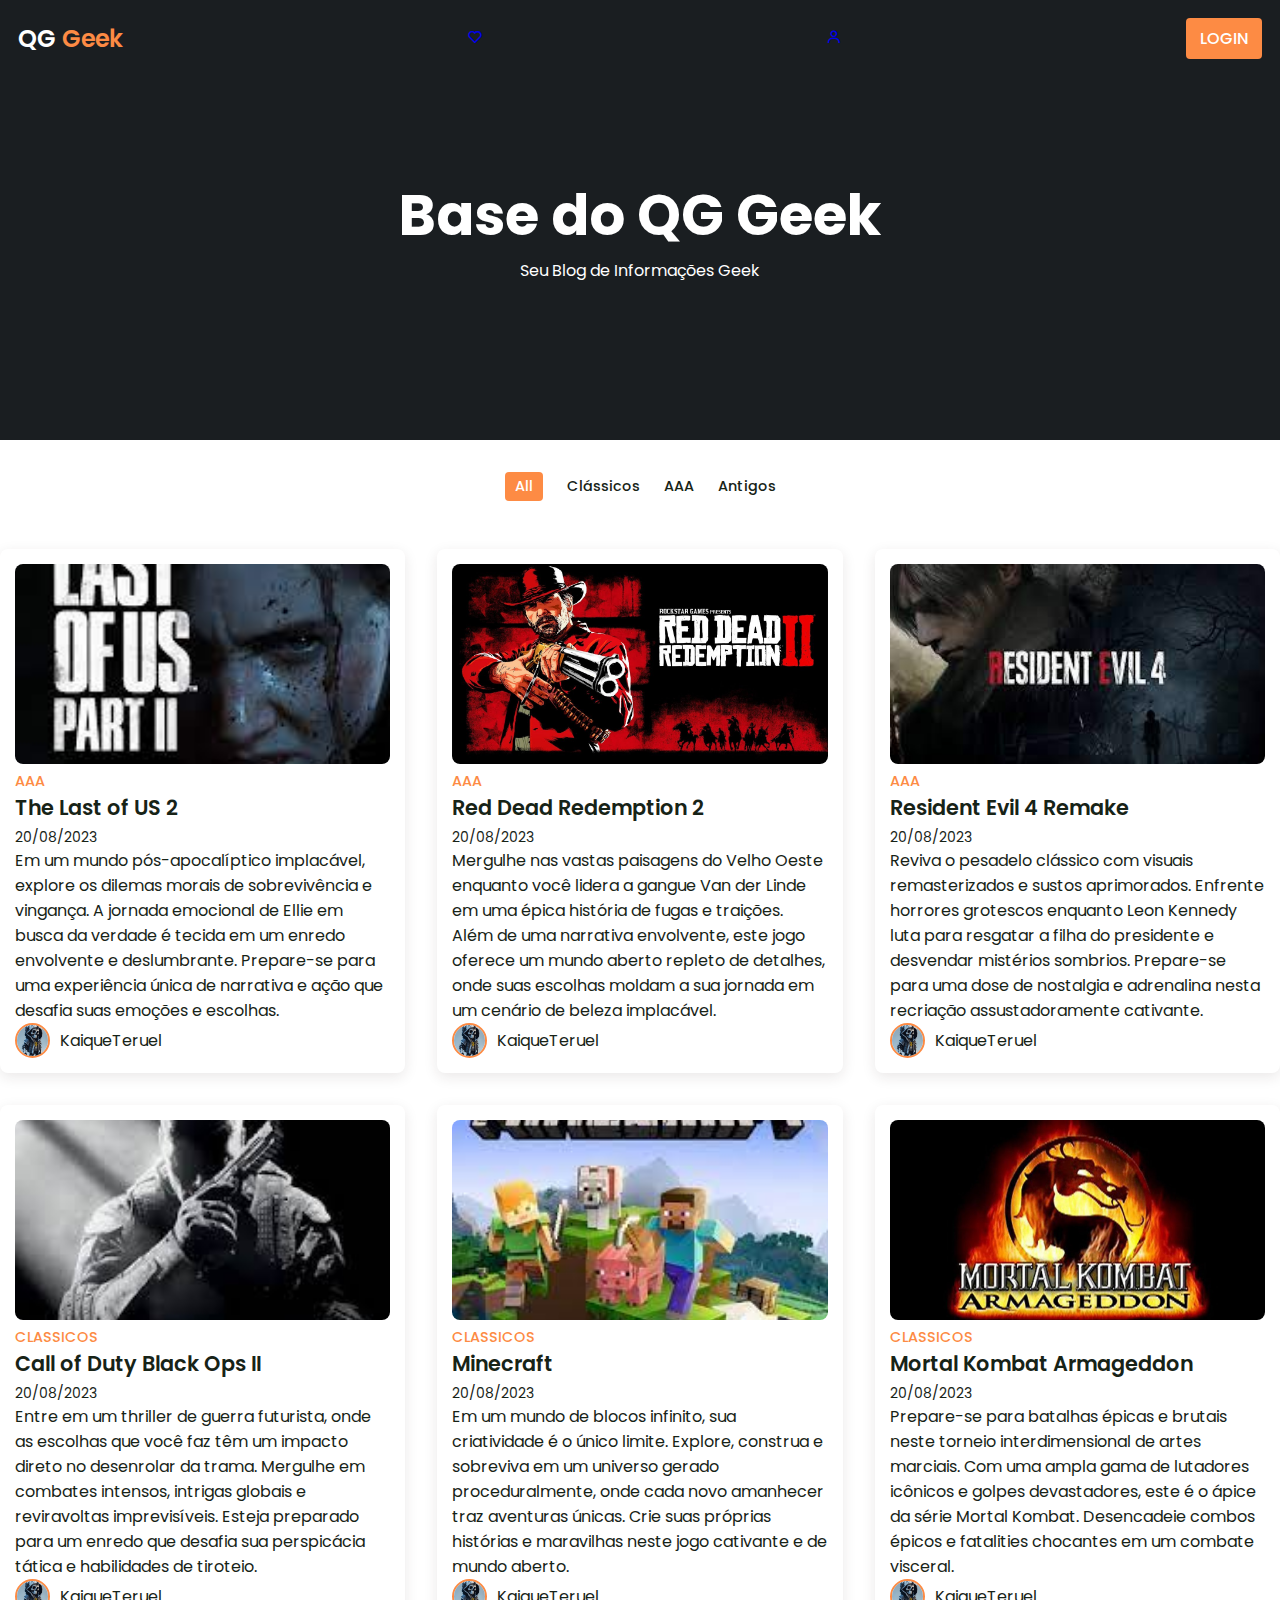
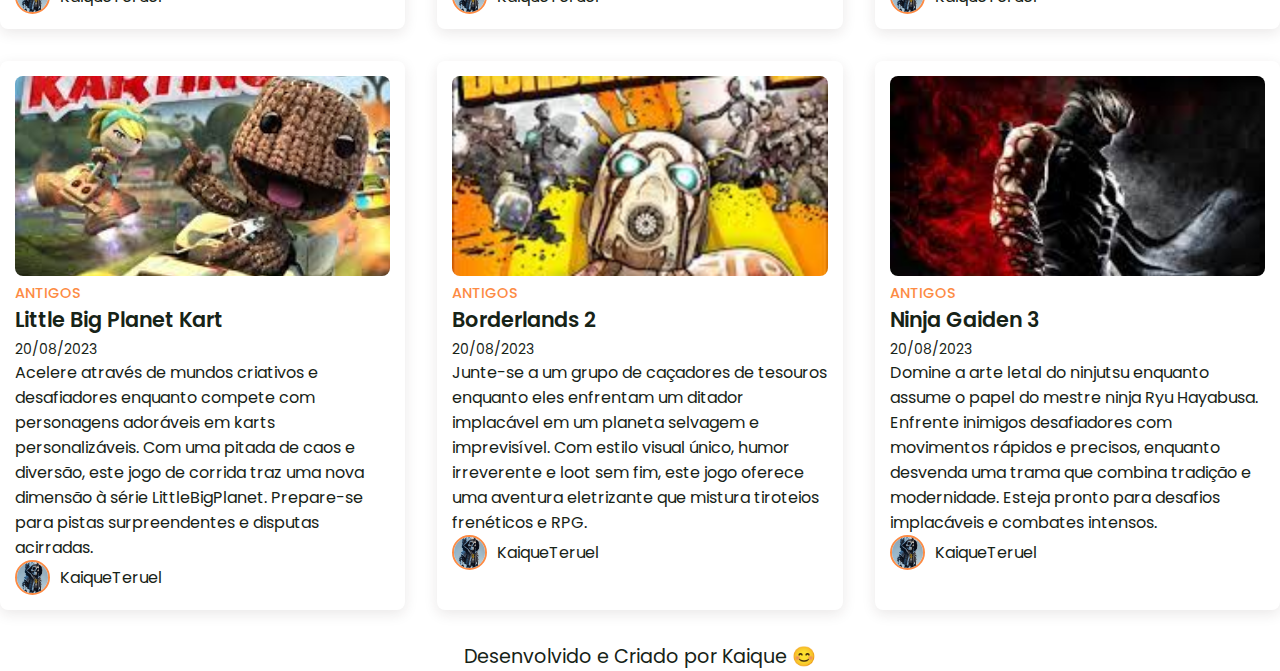
<file: index.html>
<!DOCTYPE html>
<html lang="pt-br">
  <head>
    <meta charset="UTF-8" />
    <meta name="viewport" content="width=device-width, initial-scale=1.0" />
    <link rel="stylesheet" href="css/style.css" />
    <link
      rel="stylesheet"
      href="https://cdn.jsdelivr.net/npm/boxicons@latest/css/boxicons.min.css" />
    <script src="/page/script.js"></script>
    <title>QG Geek</title>
  </head>
  <body>
    <header>
      <!-- HEADER/LOGO -->
      <div class="nav container">
        <!-- Link do logotipo "QG Geek" -->
        <a href="#" class="logo">QG <span>Geek</span></a>

        <!-- NAV ICONS -->
        <!-- Links de ícones: coração e usuário -->
        <a href="#"><i class="bx bx-heart"></i></a>
        <a href="#"><i class="bx bx-user"></i></a>

        <!-- LOGIN -->
        <!-- Link de "Login" -->
        <a href="#" class="login">Login</a>
      </div>
    </header>

    <!-- HOME -->
    <!-- Seção de destaque "HOME" -->
    <section class="home" id="home">
      <!-- Contêiner de texto da seção de destaque -->
      <div class="home-text container">
        <!-- Título da seção de destaque -->
        <h2 class="home-title">Base do QG Geek</h2>
        <!-- Subtítulo da seção de destaque -->
        <span class="home-subtitle">Seu Blog de Informações Geek</span>
      </div>
    </section>

    <!-- POST FILTER -->
    <!-- Seção de filtro de postagens -->
    <div class="post-filter container">
      <!-- Item de filtro "All" - Ativo -->
      <span class="filter-item active-filter" data-filter="all">All</span>
      <!-- Item de filtro "Clássicos" -->
      <span class="filter-item" data-filter="classicos">Clássicos</span>
      <!-- Item de filtro "AAA" -->
      <span class="filter-item" data-filter="aaa">AAA</span>
      <!-- Item de filtro "FPS" -->
      <span class="filter-item" data-filter="antigos">Antigos</span>
    </div>

    <!-- POST -->
    <section class="post container">
      <!-- POST BOX -->
      <div class="post-box aaa">
        <img src="assets/img/TLOUS2.jpeg" alt="" class="post-img" />
        <h2 class="category">aaa</h2>
        <a href="page/post-page.html" class="post-title">The Last of US 2</a>
        <span class="post-date">20/08/2023</span>
        <p class="post-description">
          Em um mundo pós-apocalíptico implacável, explore os dilemas morais de
          sobrevivência e vingança. A jornada emocional de Ellie em busca da
          verdade é tecida em um enredo envolvente e deslumbrante. Prepare-se
          para uma experiência única de narrativa e ação que desafia suas
          emoções e escolhas.
        </p>
        <div class="profile">
          <img
            src="assets/img/Imagem de Perfil.jpg"
            alt=""
            class="profile-img" />
          <span class="profile name">KaiqueTeruel</span>
        </div>
      </div>
      <!-- POST BOX 2 -->
      <div class="post-box aaa">
        <img src="assets/img/RDR2.jpg" alt="" class="post-img" />
        <h2 class="category">aaa</h2>
        <a href="page/post-page2.html" class="post-title"
          >Red Dead Redemption 2</a
        >
        <span class="post-date">20/08/2023</span>
        <p class="post-description">
          Mergulhe nas vastas paisagens do Velho Oeste enquanto você lidera a
          gangue Van der Linde em uma épica história de fugas e traições. Além
          de uma narrativa envolvente, este jogo oferece um mundo aberto repleto
          de detalhes, onde suas escolhas moldam a sua jornada em um cenário de
          beleza implacável.
        </p>
        <div class="profile">
          <img
            src="assets/img/Imagem de Perfil.jpg"
            alt=""
            class="profile-img" />
          <span class="profile name">KaiqueTeruel</span>
        </div>
      </div>
      <!-- POST BOX 3 -->
      <div class="post-box aaa">
        <img src="assets/img/Resident.jpeg" alt="" class="post-img" />
        <h2 class="category">aaa</h2>
        <a href="page/post-page3.html" class="post-title"
          >Resident Evil 4 Remake
        </a>
        <span class="post-date">20/08/2023</span>
        <p class="post-description">
          Reviva o pesadelo clássico com visuais remasterizados e sustos
          aprimorados. Enfrente horrores grotescos enquanto Leon Kennedy luta
          para resgatar a filha do presidente e desvendar mistérios sombrios.
          Prepare-se para uma dose de nostalgia e adrenalina nesta recriação
          assustadoramente cativante.
        </p>
        <div class="profile">
          <img
            src="assets/img/Imagem de Perfil.jpg"
            alt=""
            class="profile-img" />
          <span class="profile name">KaiqueTeruel</span>
        </div>
      </div>
      <!-- POST BOX 4 -->
      <div class="post-box classicos">
        <img src="assets/img/BO2.jpeg" alt="" class="post-img" />
        <h2 class="category">classicos</h2>
        <a href="page/post-page4.html" class="post-title"
          >Call of Duty Black Ops II
        </a>
        <span class="post-date">20/08/2023</span>
        <p class="post-description">
          Entre em um thriller de guerra futurista, onde as escolhas que você
          faz têm um impacto direto no desenrolar da trama. Mergulhe em combates
          intensos, intrigas globais e reviravoltas imprevisíveis. Esteja
          preparado para um enredo que desafia sua perspicácia tática e
          habilidades de tiroteio.
        </p>
        <div class="profile">
          <img
            src="assets/img/Imagem de Perfil.jpg"
            alt=""
            class="profile-img" />
          <span class="profile name">KaiqueTeruel</span>
        </div>
      </div>
      <!-- POST BOX 5 -->
      <div class="post-box classicos">
        <img src="assets/img/Minecraft.jpeg" alt="" class="post-img" />
        <h2 class="category">classicos</h2>
        <a href="page/post-page5.html" class="post-title"> Minecraft </a>
        <span class="post-date">20/08/2023</span>
        <p class="post-description">
          Em um mundo de blocos infinito, sua criatividade é o único limite.
          Explore, construa e sobreviva em um universo gerado proceduralmente,
          onde cada novo amanhecer traz aventuras únicas. Crie suas próprias
          histórias e maravilhas neste jogo cativante e de mundo aberto.
        </p>
        <div class="profile">
          <img
            src="assets/img/Imagem de Perfil.jpg"
            alt=""
            class="profile-img" />
          <span class="profile name">KaiqueTeruel</span>
        </div>
      </div>
      <!-- POST BOX 6 -->
      <div class="post-box classicos">
        <img src="assets/img/MKA.jpg" alt="" class="post-img" />
        <h2 class="category">classicos</h2>
        <a href="page/post-page6.html" class="post-title"
          >Mortal Kombat Armageddon</a
        >
        <span class="post-date">20/08/2023</span>
        <p class="post-description">
          Prepare-se para batalhas épicas e brutais neste torneio
          interdimensional de artes marciais. Com uma ampla gama de lutadores
          icônicos e golpes devastadores, este é o ápice da série Mortal Kombat.
          Desencadeie combos épicos e fatalities chocantes em um combate
          visceral.
        </p>
        <div class="profile">
          <img
            src="assets/img/Imagem de Perfil.jpg"
            alt=""
            class="profile-img" />
          <span class="profile name">KaiqueTeruel</span>
        </div>
      </div>
      <!-- POST BOX 7 -->
      <div class="post-box">
        <img src="assets/img/LBKart.jpeg" alt="" class="post-img" />
        <h2 class="category">antigos</h2>
        <a href="page/post-page7.html" class="post-title"
          >Little Big Planet Kart</a
        >
        <span class="post-date">20/08/2023</span>
        <p class="post-description">
          Acelere através de mundos criativos e desafiadores enquanto compete
          com personagens adoráveis em karts personalizáveis. Com uma pitada de
          caos e diversão, este jogo de corrida traz uma nova dimensão à série
          LittleBigPlanet. Prepare-se para pistas surpreendentes e disputas
          acirradas.
        </p>
        <div class="profile">
          <img
            src="assets/img/Imagem de Perfil.jpg"
            alt=""
            class="profile-img" />
          <span class="profile name">KaiqueTeruel</span>
        </div>
      </div>
      <!-- POST BOX 8 -->
      <div class="post-box antigos">
        <img src="assets/img/Borderlands2.jpeg" alt="" class="post-img" />
        <h2 class="category">antigos</h2>
        <a href="page/post-page8.html" class="post-title">Borderlands 2</a>
        <span class="post-date">20/08/2023</span>
        <p class="post-description">
          Junte-se a um grupo de caçadores de tesouros enquanto eles enfrentam
          um ditador implacável em um planeta selvagem e imprevisível. Com
          estilo visual único, humor irreverente e loot sem fim, este jogo
          oferece uma aventura eletrizante que mistura tiroteios frenéticos e
          RPG.
        </p>
        <div class="profile">
          <img
            src="assets/img/Imagem de Perfil.jpg"
            alt=""
            class="profile-img" />
          <span class="profile name">KaiqueTeruel</span>
        </div>
      </div>
      <!-- POST BOX 9 -->
      <div class="post-box antigos">
        <img src="assets/img/Gaiden3.jpeg" alt="" class="post-img" />
        <h2 class="category">antigos</h2>
        <a href="page/post-page9.html" class="post-title">Ninja Gaiden 3</a>
        <span class="post-date">20/08/2023</span>
        <p class="post-description">
          Domine a arte letal do ninjutsu enquanto assume o papel do mestre
          ninja Ryu Hayabusa. Enfrente inimigos desafiadores com movimentos
          rápidos e precisos, enquanto desvenda uma trama que combina tradição e
          modernidade. Esteja pronto para desafios implacáveis e combates
          intensos.
        </p>
        <div class="profile">
          <img
            src="assets/img/Imagem de Perfil.jpg"
            alt=""
            class="profile-img" />
          <span class="profile name">KaiqueTeruel</span>
        </div>
      </div>
    </section>
    <div class="footer">
      <footer>
        <p>Desenvolvido e Criado por <span>Kaique 😊</span></p>
      </footer>
    </div>
  </body>
</html>
</file>
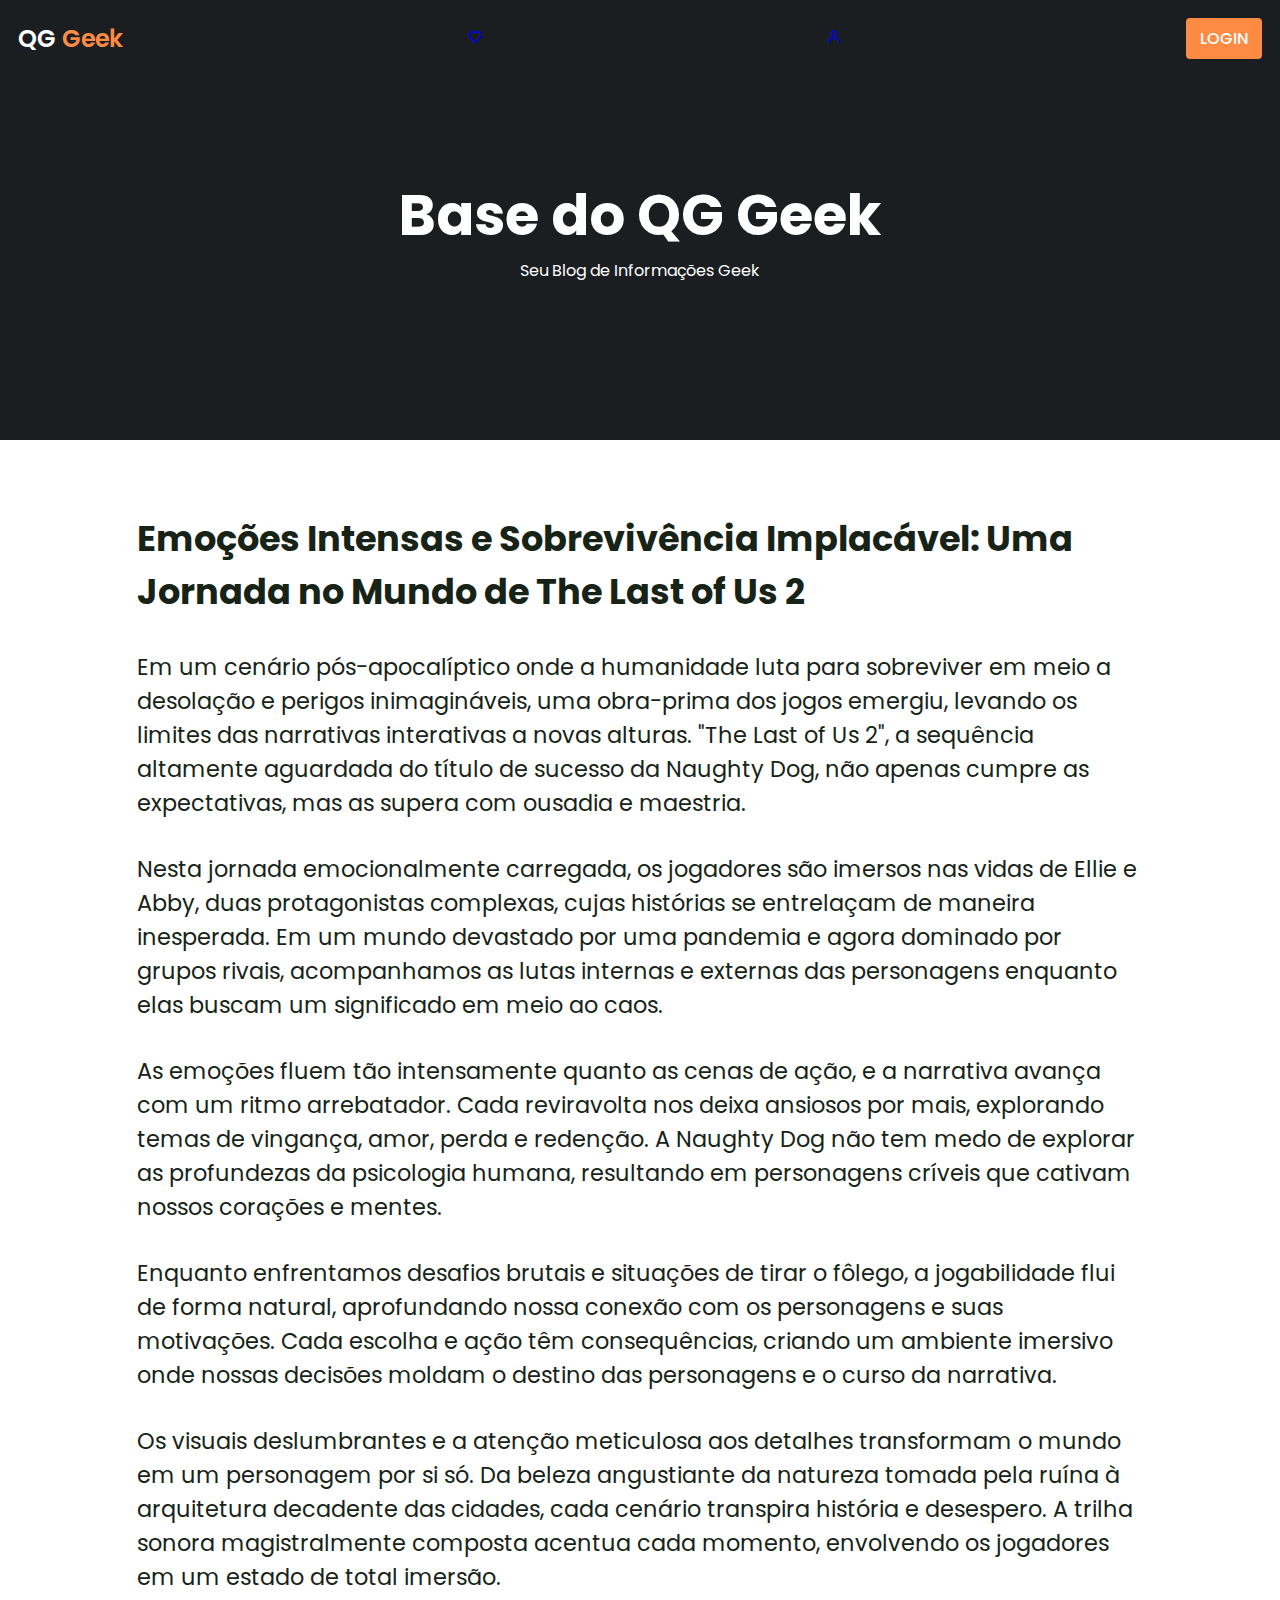
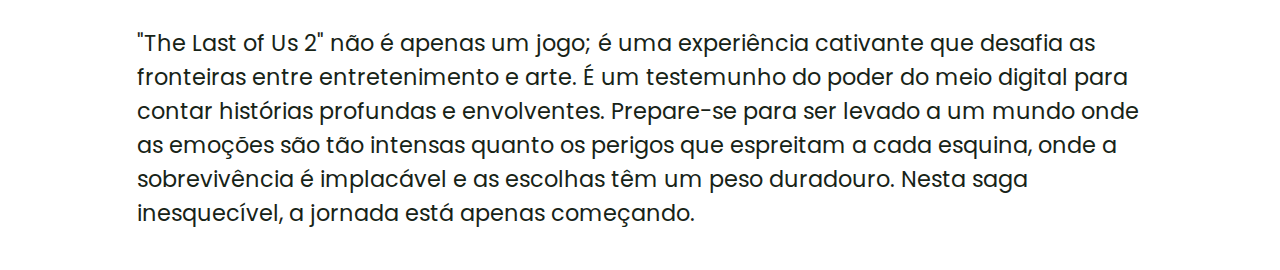
<file: page/post-page.html>
<!DOCTYPE html>
<html lang="pt-br">
  <head>
    <meta charset="UTF-8" />
    <meta name="viewport" content="width=device-width, initial-scale=1.0" />
    <link rel="stylesheet" href="../css/style.css" />
    <link
      rel="stylesheet"
      href="https://cdn.jsdelivr.net/npm/boxicons@latest/css/boxicons.min.css" />
    <title>QG Geek - The Last of US 2</title>
  </head>
  <body>
    <header>
      <!-- HEADER/LOGO -->
      <div class="nav container">
        <!-- Link do logotipo "QG Geek" -->
        <a href="index.html" class="logo">QG <span>Geek</span></a>

        <!-- NAV ICONS -->
        <!-- Links de ícones: coração e usuário -->
        <a href="#"><i class="bx bx-heart"></i></a>
        <a href="#"><i class="bx bx-user"></i></a>

        <!-- LOGIN -->
        <!-- Link de "Login" -->
        <a href="#" class="login">Login</a>
      </div>
    </header>

    <!-- HOME -->
    <!-- Seção de destaque "HOME" -->
    <section class="home" id="home">
      <!-- Contêiner de texto da seção de destaque -->
      <div class="home-text container">
        <!-- Título da seção de destaque -->
        <h2 class="home-title">Base do QG Geek</h2>
        <!-- Subtítulo da seção de destaque -->
        <span class="home-subtitle">Seu Blog de Informações Geek</span>
      </div>
    </section>
    <!-- POST INFO -->
    <div class="container-post">
      <div class="img-post">
        <div class="text-post">
          <h2>
            Emoções Intensas e Sobrevivência Implacável: Uma Jornada no Mundo de
            The Last of Us 2
          </h2>
          <p>
            Em um cenário pós-apocalíptico onde a humanidade luta para
            sobreviver em meio a desolação e perigos inimagináveis, uma
            obra-prima dos jogos emergiu, levando os limites das narrativas
            interativas a novas alturas. "The Last of Us 2", a sequência
            altamente aguardada do título de sucesso da Naughty Dog, não apenas
            cumpre as expectativas, mas as supera com ousadia e maestria.
          </p>
          <p>
            Nesta jornada emocionalmente carregada, os jogadores são imersos nas
            vidas de Ellie e Abby, duas protagonistas complexas, cujas histórias
            se entrelaçam de maneira inesperada. Em um mundo devastado por uma
            pandemia e agora dominado por grupos rivais, acompanhamos as lutas
            internas e externas das personagens enquanto elas buscam um
            significado em meio ao caos.
          </p>
          <p>
            As emoções fluem tão intensamente quanto as cenas de ação, e a
            narrativa avança com um ritmo arrebatador. Cada reviravolta nos
            deixa ansiosos por mais, explorando temas de vingança, amor, perda e
            redenção. A Naughty Dog não tem medo de explorar as profundezas da
            psicologia humana, resultando em personagens críveis que cativam
            nossos corações e mentes.
          </p>
          <p>
            Enquanto enfrentamos desafios brutais e situações de tirar o fôlego,
            a jogabilidade flui de forma natural, aprofundando nossa conexão com
            os personagens e suas motivações. Cada escolha e ação têm
            consequências, criando um ambiente imersivo onde nossas decisões
            moldam o destino das personagens e o curso da narrativa.
          </p>
          <p>
            Os visuais deslumbrantes e a atenção meticulosa aos detalhes
            transformam o mundo em um personagem por si só. Da beleza
            angustiante da natureza tomada pela ruína à arquitetura decadente
            das cidades, cada cenário transpira história e desespero. A trilha
            sonora magistralmente composta acentua cada momento, envolvendo os
            jogadores em um estado de total imersão.
          </p>
          <p>
            "The Last of Us 2" não é apenas um jogo; é uma experiência cativante
            que desafia as fronteiras entre entretenimento e arte. É um
            testemunho do poder do meio digital para contar histórias profundas
            e envolventes. Prepare-se para ser levado a um mundo onde as emoções
            são tão intensas quanto os perigos que espreitam a cada esquina,
            onde a sobrevivência é implacável e as escolhas têm um peso
            duradouro. Nesta saga inesquecível, a jornada está apenas começando.
          </p>
        </div>
      </div>
    </div>
  </body>
</html>
</file>
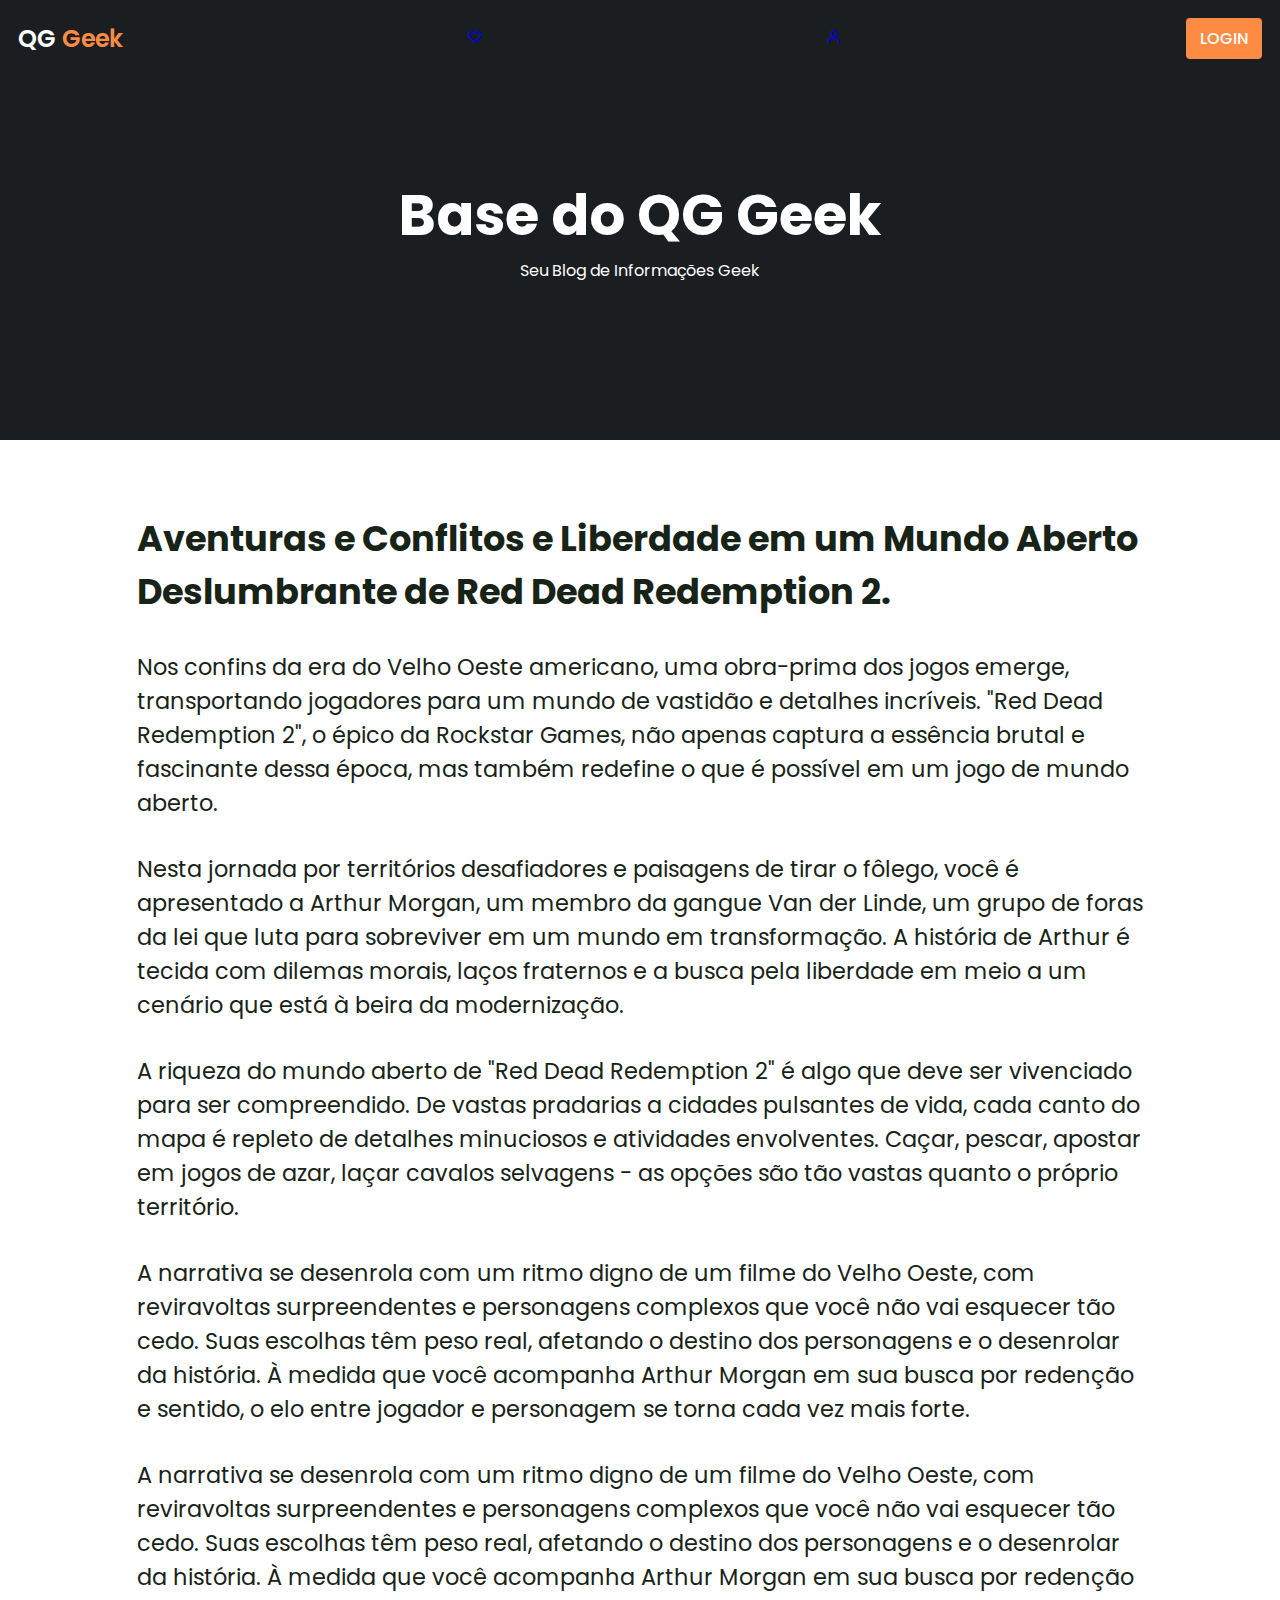
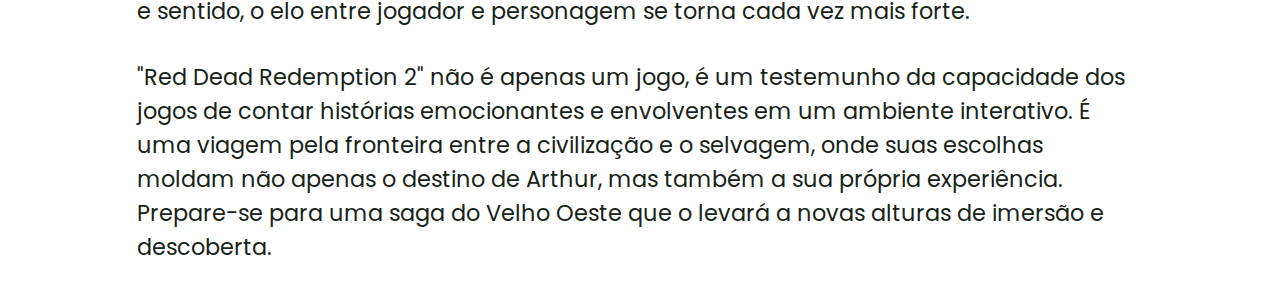
<file: page/post-page2.html>
<!DOCTYPE html>
<html lang="pt-br">
  <head>
    <meta charset="UTF-8" />
    <meta name="viewport" content="width=device-width, initial-scale=1.0" />
    <link rel="stylesheet" href="../css/style.css" />
    <link
      rel="stylesheet"
      href="https://cdn.jsdelivr.net/npm/boxicons@latest/css/boxicons.min.css" />
    <title>QG Geek - The Last of US 2</title>
  </head>
  <body>
    <header>
      <!-- HEADER/LOGO -->
      <div class="nav container">
        <!-- Link do logotipo "QG Geek" -->
        <a href="index.html" class="logo">QG <span>Geek</span></a>

        <!-- NAV ICONS -->
        <!-- Links de ícones: coração e usuário -->
        <a href="#"><i class="bx bx-heart"></i></a>
        <a href="#"><i class="bx bx-user"></i></a>

        <!-- LOGIN -->
        <!-- Link de "Login" -->
        <a href="#" class="login">Login</a>
      </div>
    </header>

    <!-- HOME -->
    <!-- Seção de destaque "HOME" -->
    <section class="home" id="home">
      <!-- Contêiner de texto da seção de destaque -->
      <div class="home-text container">
        <!-- Título da seção de destaque -->
        <h2 class="home-title">Base do QG Geek</h2>
        <!-- Subtítulo da seção de destaque -->
        <span class="home-subtitle">Seu Blog de Informações Geek</span>
      </div>
    </section>
    <!-- POST INFO -->
    <div class="container-post">
      <div class="img-post">
        <div class="text-post">
          <h2>
            Aventuras e Conflitos e Liberdade em um Mundo Aberto Deslumbrante de
            Red Dead Redemption 2.
          </h2>
          <p>
            Nos confins da era do Velho Oeste americano, uma obra-prima dos
            jogos emerge, transportando jogadores para um mundo de vastidão e
            detalhes incríveis. "Red Dead Redemption 2", o épico da Rockstar
            Games, não apenas captura a essência brutal e fascinante dessa
            época, mas também redefine o que é possível em um jogo de mundo
            aberto.
          </p>
          <p>
            Nesta jornada por territórios desafiadores e paisagens de tirar o
            fôlego, você é apresentado a Arthur Morgan, um membro da gangue Van
            der Linde, um grupo de foras da lei que luta para sobreviver em um
            mundo em transformação. A história de Arthur é tecida com dilemas
            morais, laços fraternos e a busca pela liberdade em meio a um
            cenário que está à beira da modernização.
          </p>
          <p>
            A riqueza do mundo aberto de "Red Dead Redemption 2" é algo que deve
            ser vivenciado para ser compreendido. De vastas pradarias a cidades
            pulsantes de vida, cada canto do mapa é repleto de detalhes
            minuciosos e atividades envolventes. Caçar, pescar, apostar em jogos
            de azar, laçar cavalos selvagens - as opções são tão vastas quanto o
            próprio território.
          </p>
          <p>
            A narrativa se desenrola com um ritmo digno de um filme do Velho
            Oeste, com reviravoltas surpreendentes e personagens complexos que
            você não vai esquecer tão cedo. Suas escolhas têm peso real,
            afetando o destino dos personagens e o desenrolar da história. À
            medida que você acompanha Arthur Morgan em sua busca por redenção e
            sentido, o elo entre jogador e personagem se torna cada vez mais
            forte.
          </p>
          <p>
            A narrativa se desenrola com um ritmo digno de um filme do Velho
            Oeste, com reviravoltas surpreendentes e personagens complexos que
            você não vai esquecer tão cedo. Suas escolhas têm peso real,
            afetando o destino dos personagens e o desenrolar da história. À
            medida que você acompanha Arthur Morgan em sua busca por redenção e
            sentido, o elo entre jogador e personagem se torna cada vez mais
            forte.
          </p>
          <p>
            "Red Dead Redemption 2" não é apenas um jogo, é um testemunho da
            capacidade dos jogos de contar histórias emocionantes e envolventes
            em um ambiente interativo. É uma viagem pela fronteira entre a
            civilização e o selvagem, onde suas escolhas moldam não apenas o
            destino de Arthur, mas também a sua própria experiência. Prepare-se
            para uma saga do Velho Oeste que o levará a novas alturas de imersão
            e descoberta.
          </p>
        </div>
      </div>
    </div>
  </body>
</html>
</file>
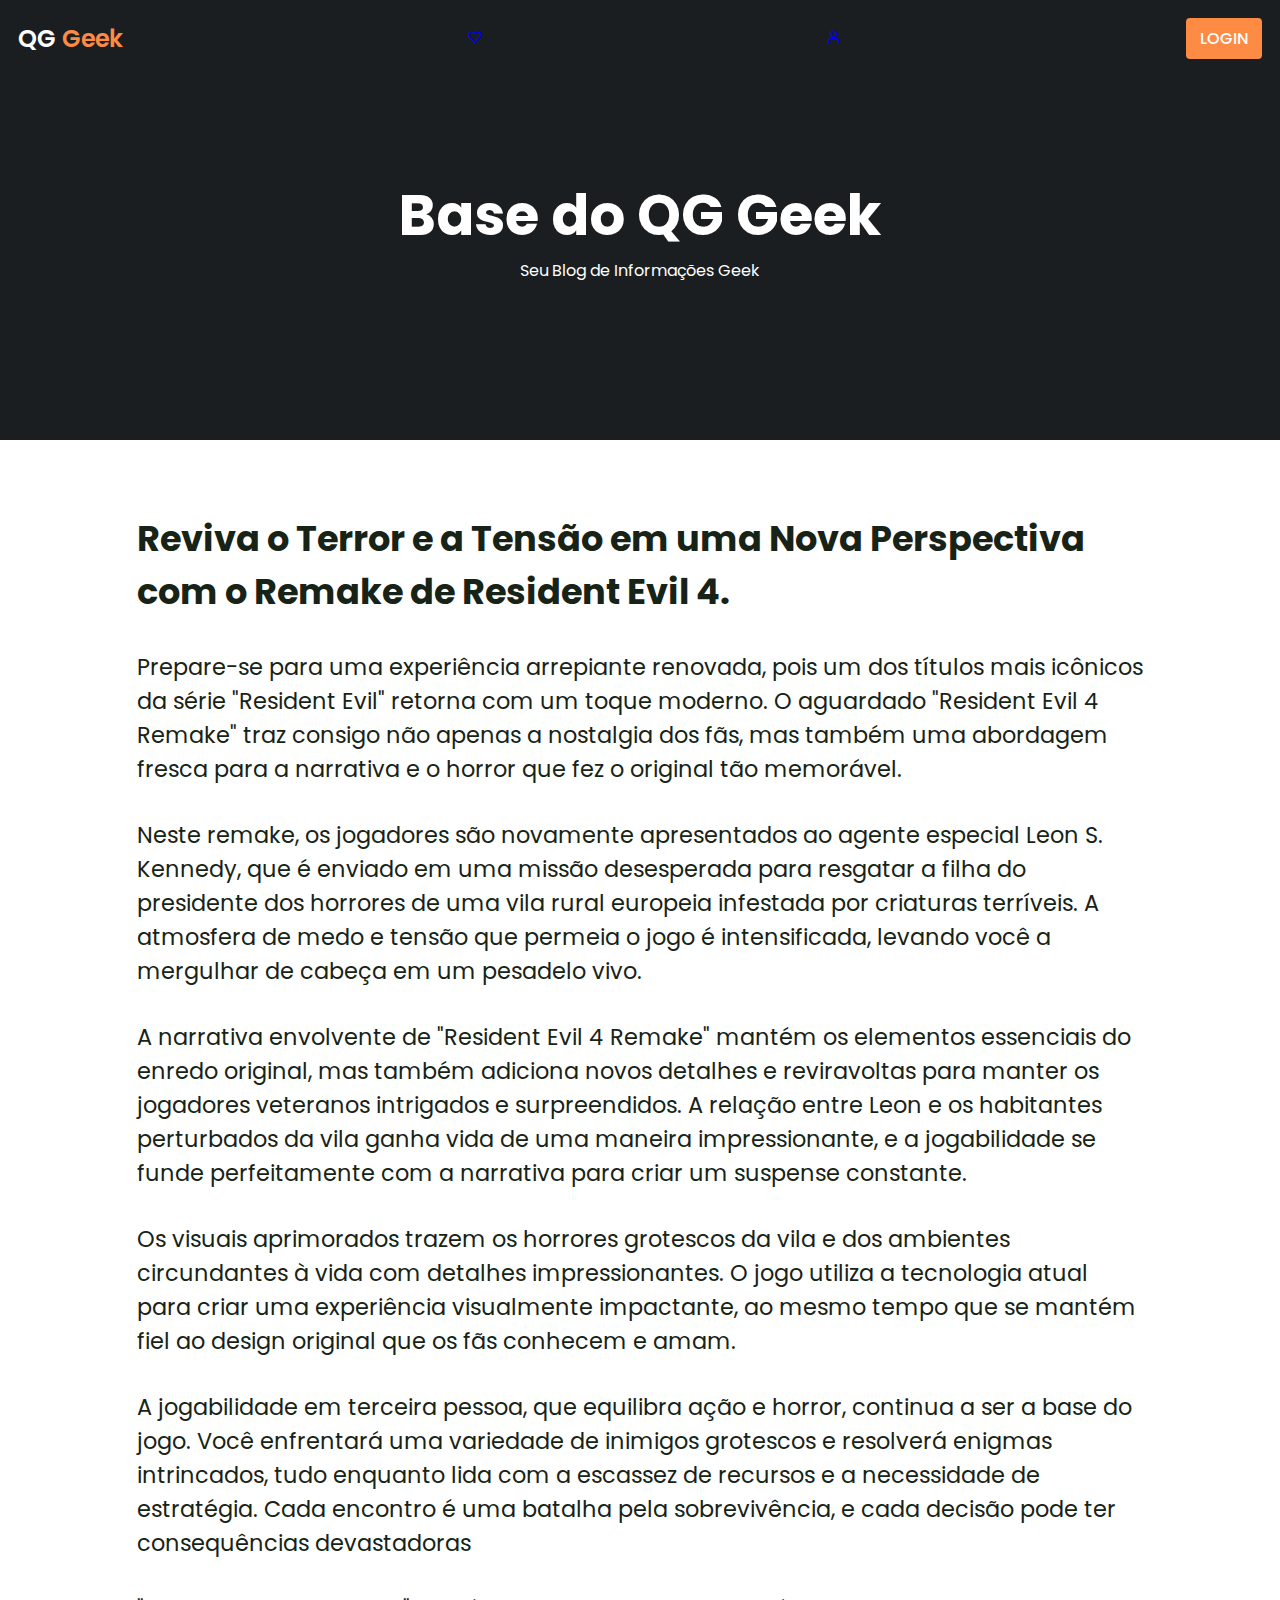
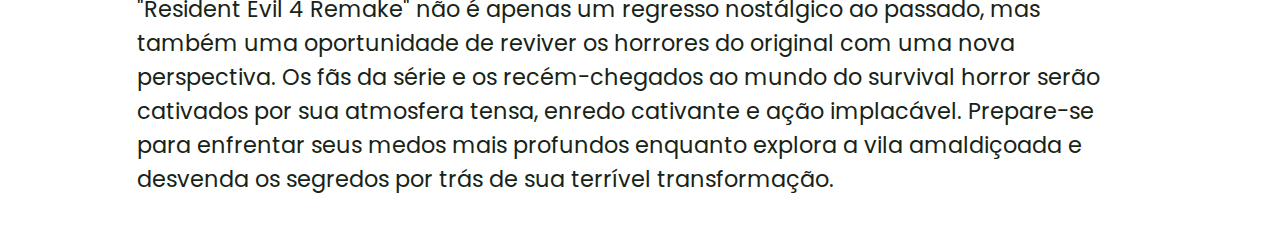
<file: page/post-page3.html>
<!DOCTYPE html>
<html lang="pt-br">
  <head>
    <meta charset="UTF-8" />
    <meta name="viewport" content="width=device-width, initial-scale=1.0" />
    <link rel="stylesheet" href="../css/style.css" />
    <link
      rel="stylesheet"
      href="https://cdn.jsdelivr.net/npm/boxicons@latest/css/boxicons.min.css" />
    <title>QG Geek - The Last of US 2</title>
  </head>
  <body>
    <header>
      <!-- HEADER/LOGO -->
      <div class="nav container">
        <!-- Link do logotipo "QG Geek" -->
        <a href="index.html" class="logo">QG <span>Geek</span></a>

        <!-- NAV ICONS -->
        <!-- Links de ícones: coração e usuário -->
        <a href="#"><i class="bx bx-heart"></i></a>
        <a href="#"><i class="bx bx-user"></i></a>

        <!-- LOGIN -->
        <!-- Link de "Login" -->
        <a href="#" class="login">Login</a>
      </div>
    </header>

    <!-- HOME -->
    <!-- Seção de destaque "HOME" -->
    <section class="home" id="home">
      <!-- Contêiner de texto da seção de destaque -->
      <div class="home-text container">
        <!-- Título da seção de destaque -->
        <h2 class="home-title">Base do QG Geek</h2>
        <!-- Subtítulo da seção de destaque -->
        <span class="home-subtitle">Seu Blog de Informações Geek</span>
      </div>
    </section>
    <!-- POST INFO -->
    <div class="container-post">
      <div class="img-post">
        <div class="text-post">
          <h2>
            Reviva o Terror e a Tensão em uma Nova Perspectiva com o Remake de
            Resident Evil 4.
          </h2>
          <p>
            Prepare-se para uma experiência arrepiante renovada, pois um dos
            títulos mais icônicos da série "Resident Evil" retorna com um toque
            moderno. O aguardado "Resident Evil 4 Remake" traz consigo não
            apenas a nostalgia dos fãs, mas também uma abordagem fresca para a
            narrativa e o horror que fez o original tão memorável.
          </p>
          <p>
            Neste remake, os jogadores são novamente apresentados ao agente
            especial Leon S. Kennedy, que é enviado em uma missão desesperada
            para resgatar a filha do presidente dos horrores de uma vila rural
            europeia infestada por criaturas terríveis. A atmosfera de medo e
            tensão que permeia o jogo é intensificada, levando você a mergulhar
            de cabeça em um pesadelo vivo.
          </p>
          <p>
            A narrativa envolvente de "Resident Evil 4 Remake" mantém os
            elementos essenciais do enredo original, mas também adiciona novos
            detalhes e reviravoltas para manter os jogadores veteranos
            intrigados e surpreendidos. A relação entre Leon e os habitantes
            perturbados da vila ganha vida de uma maneira impressionante, e a
            jogabilidade se funde perfeitamente com a narrativa para criar um
            suspense constante.
          </p>
          <p>
            Os visuais aprimorados trazem os horrores grotescos da vila e dos
            ambientes circundantes à vida com detalhes impressionantes. O jogo
            utiliza a tecnologia atual para criar uma experiência visualmente
            impactante, ao mesmo tempo que se mantém fiel ao design original que
            os fãs conhecem e amam.
          </p>
          <p>
            A jogabilidade em terceira pessoa, que equilibra ação e horror,
            continua a ser a base do jogo. Você enfrentará uma variedade de
            inimigos grotescos e resolverá enigmas intrincados, tudo enquanto
            lida com a escassez de recursos e a necessidade de estratégia. Cada
            encontro é uma batalha pela sobrevivência, e cada decisão pode ter
            consequências devastadoras
          </p>
          <p>
            "Resident Evil 4 Remake" não é apenas um regresso nostálgico ao
            passado, mas também uma oportunidade de reviver os horrores do
            original com uma nova perspectiva. Os fãs da série e os
            recém-chegados ao mundo do survival horror serão cativados por sua
            atmosfera tensa, enredo cativante e ação implacável. Prepare-se para
            enfrentar seus medos mais profundos enquanto explora a vila
            amaldiçoada e desvenda os segredos por trás de sua terrível
            transformação.
          </p>
        </div>
      </div>
    </div>
  </body>
</html>
</file>
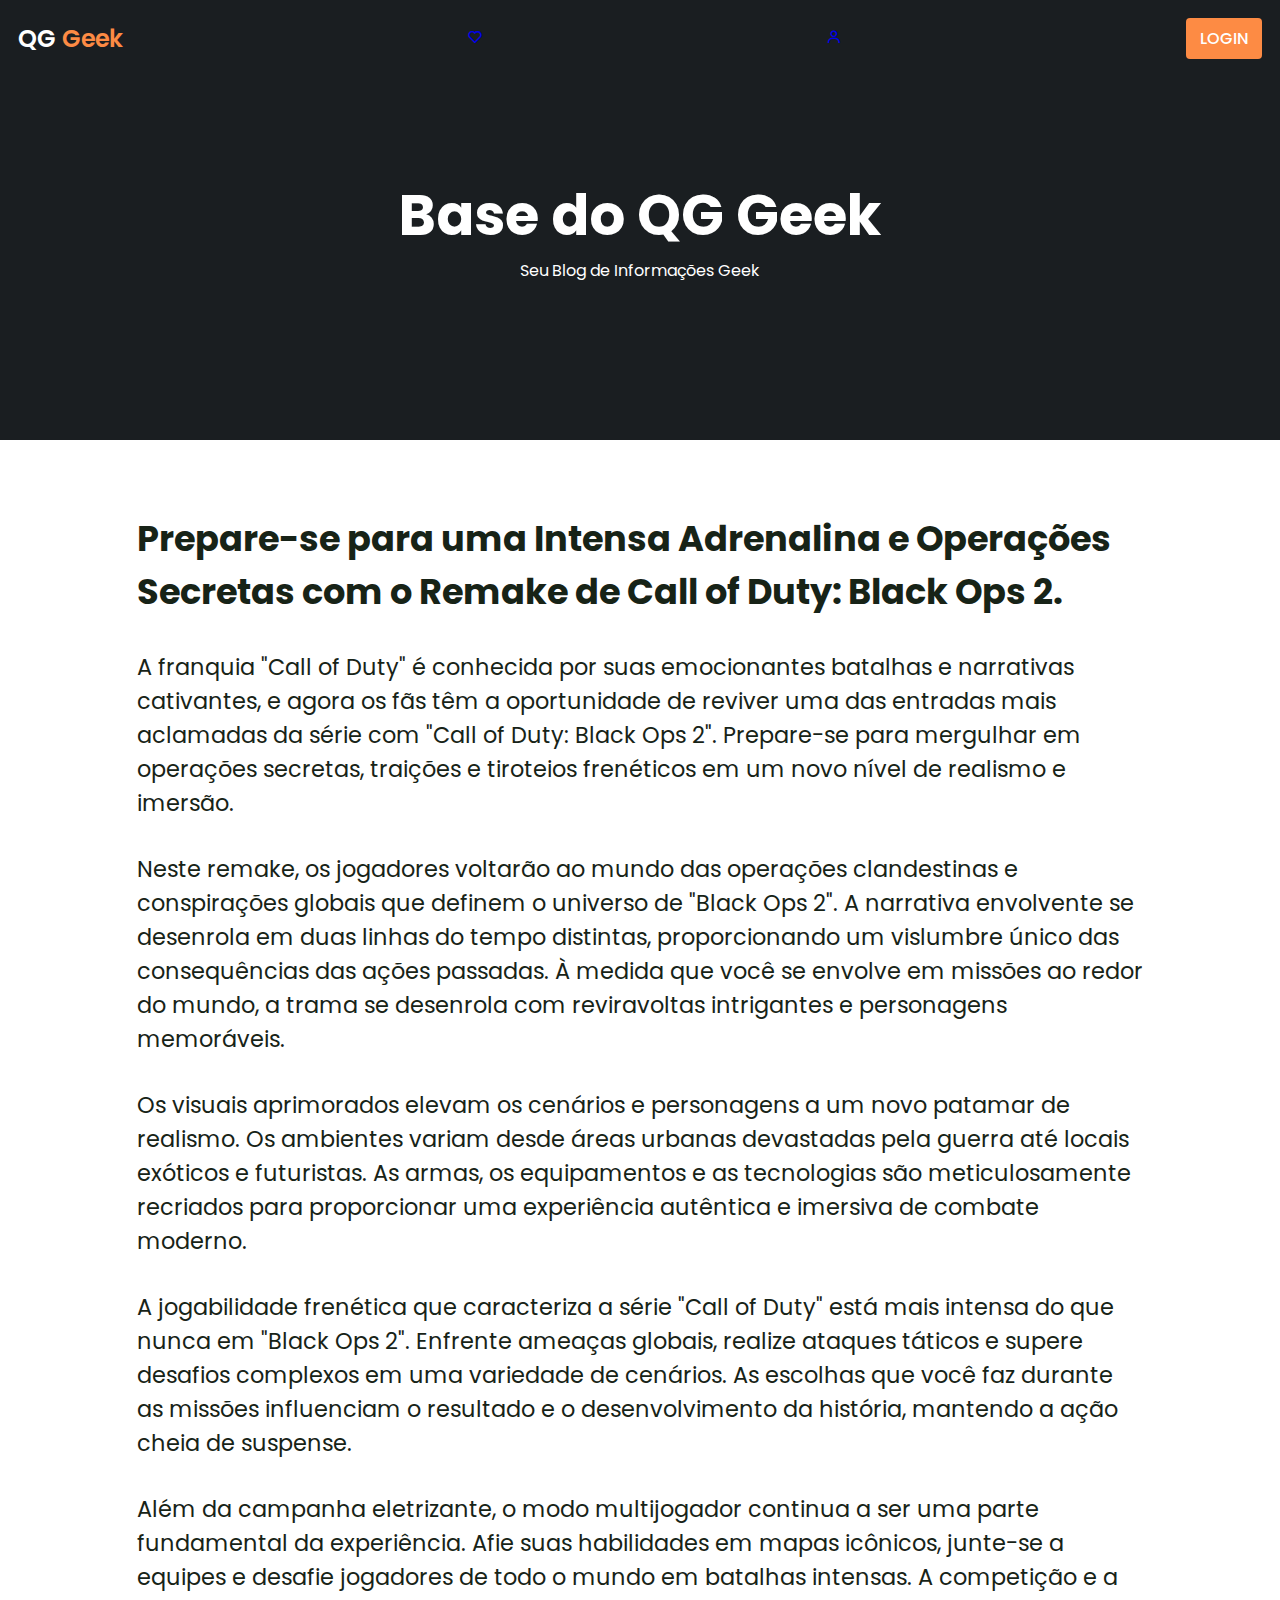
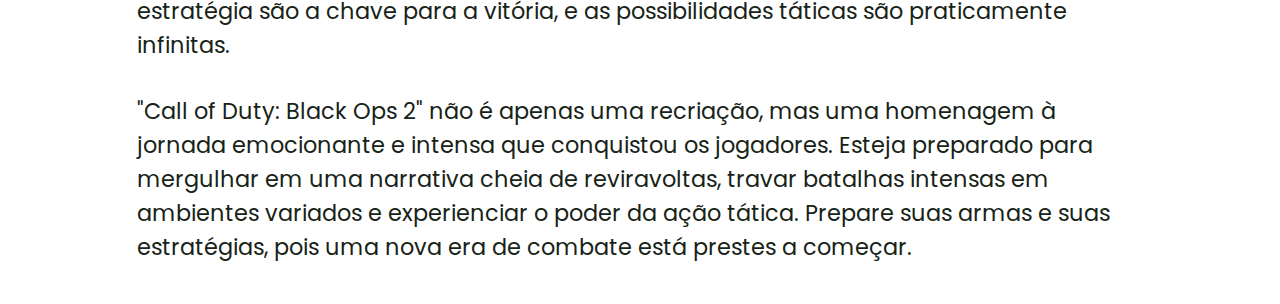
<file: page/post-page4.html>
<!DOCTYPE html>
<html lang="pt-br">
  <head>
    <meta charset="UTF-8" />
    <meta name="viewport" content="width=device-width, initial-scale=1.0" />
    <link rel="stylesheet" href="../css/style.css" />
    <link
      rel="stylesheet"
      href="https://cdn.jsdelivr.net/npm/boxicons@latest/css/boxicons.min.css" />
    <title>QG Geek - The Last of US 2</title>
  </head>
  <body>
    <header>
      <!-- HEADER/LOGO -->
      <div class="nav container">
        <!-- Link do logotipo "QG Geek" -->
        <a href="index.html" class="logo">QG <span>Geek</span></a>

        <!-- NAV ICONS -->
        <!-- Links de ícones: coração e usuário -->
        <a href="#"><i class="bx bx-heart"></i></a>
        <a href="#"><i class="bx bx-user"></i></a>

        <!-- LOGIN -->
        <!-- Link de "Login" -->
        <a href="#" class="login">Login</a>
      </div>
    </header>

    <!-- HOME -->
    <!-- Seção de destaque "HOME" -->
    <section class="home" id="home">
      <!-- Contêiner de texto da seção de destaque -->
      <div class="home-text container">
        <!-- Título da seção de destaque -->
        <h2 class="home-title">Base do QG Geek</h2>
        <!-- Subtítulo da seção de destaque -->
        <span class="home-subtitle">Seu Blog de Informações Geek</span>
      </div>
    </section>
    <!-- POST INFO -->
    <div class="container-post">
      <div class="img-post">
        <div class="text-post">
          <h2>
            Prepare-se para uma Intensa Adrenalina e Operações Secretas com o
            Remake de Call of Duty: Black Ops 2.
          </h2>
          <p>
            A franquia "Call of Duty" é conhecida por suas emocionantes batalhas
            e narrativas cativantes, e agora os fãs têm a oportunidade de
            reviver uma das entradas mais aclamadas da série com "Call of Duty:
            Black Ops 2". Prepare-se para mergulhar em operações secretas,
            traições e tiroteios frenéticos em um novo nível de realismo e
            imersão.
          </p>
          <p>
            Neste remake, os jogadores voltarão ao mundo das operações
            clandestinas e conspirações globais que definem o universo de "Black
            Ops 2". A narrativa envolvente se desenrola em duas linhas do tempo
            distintas, proporcionando um vislumbre único das consequências das
            ações passadas. À medida que você se envolve em missões ao redor do
            mundo, a trama se desenrola com reviravoltas intrigantes e
            personagens memoráveis.
          </p>
          <p>
            Os visuais aprimorados elevam os cenários e personagens a um novo
            patamar de realismo. Os ambientes variam desde áreas urbanas
            devastadas pela guerra até locais exóticos e futuristas. As armas,
            os equipamentos e as tecnologias são meticulosamente recriados para
            proporcionar uma experiência autêntica e imersiva de combate
            moderno.
          </p>
          <p>
            A jogabilidade frenética que caracteriza a série "Call of Duty" está
            mais intensa do que nunca em "Black Ops 2". Enfrente ameaças
            globais, realize ataques táticos e supere desafios complexos em uma
            variedade de cenários. As escolhas que você faz durante as missões
            influenciam o resultado e o desenvolvimento da história, mantendo a
            ação cheia de suspense.
          </p>
          <p>
            Além da campanha eletrizante, o modo multijogador continua a ser uma
            parte fundamental da experiência. Afie suas habilidades em mapas
            icônicos, junte-se a equipes e desafie jogadores de todo o mundo em
            batalhas intensas. A competição e a estratégia são a chave para a
            vitória, e as possibilidades táticas são praticamente infinitas.
          </p>
          <p>
            "Call of Duty: Black Ops 2" não é apenas uma recriação, mas uma
            homenagem à jornada emocionante e intensa que conquistou os
            jogadores. Esteja preparado para mergulhar em uma narrativa cheia de
            reviravoltas, travar batalhas intensas em ambientes variados e
            experienciar o poder da ação tática. Prepare suas armas e suas
            estratégias, pois uma nova era de combate está prestes a começar.
          </p>
        </div>
      </div>
    </div>
  </body>
</html>
</file>
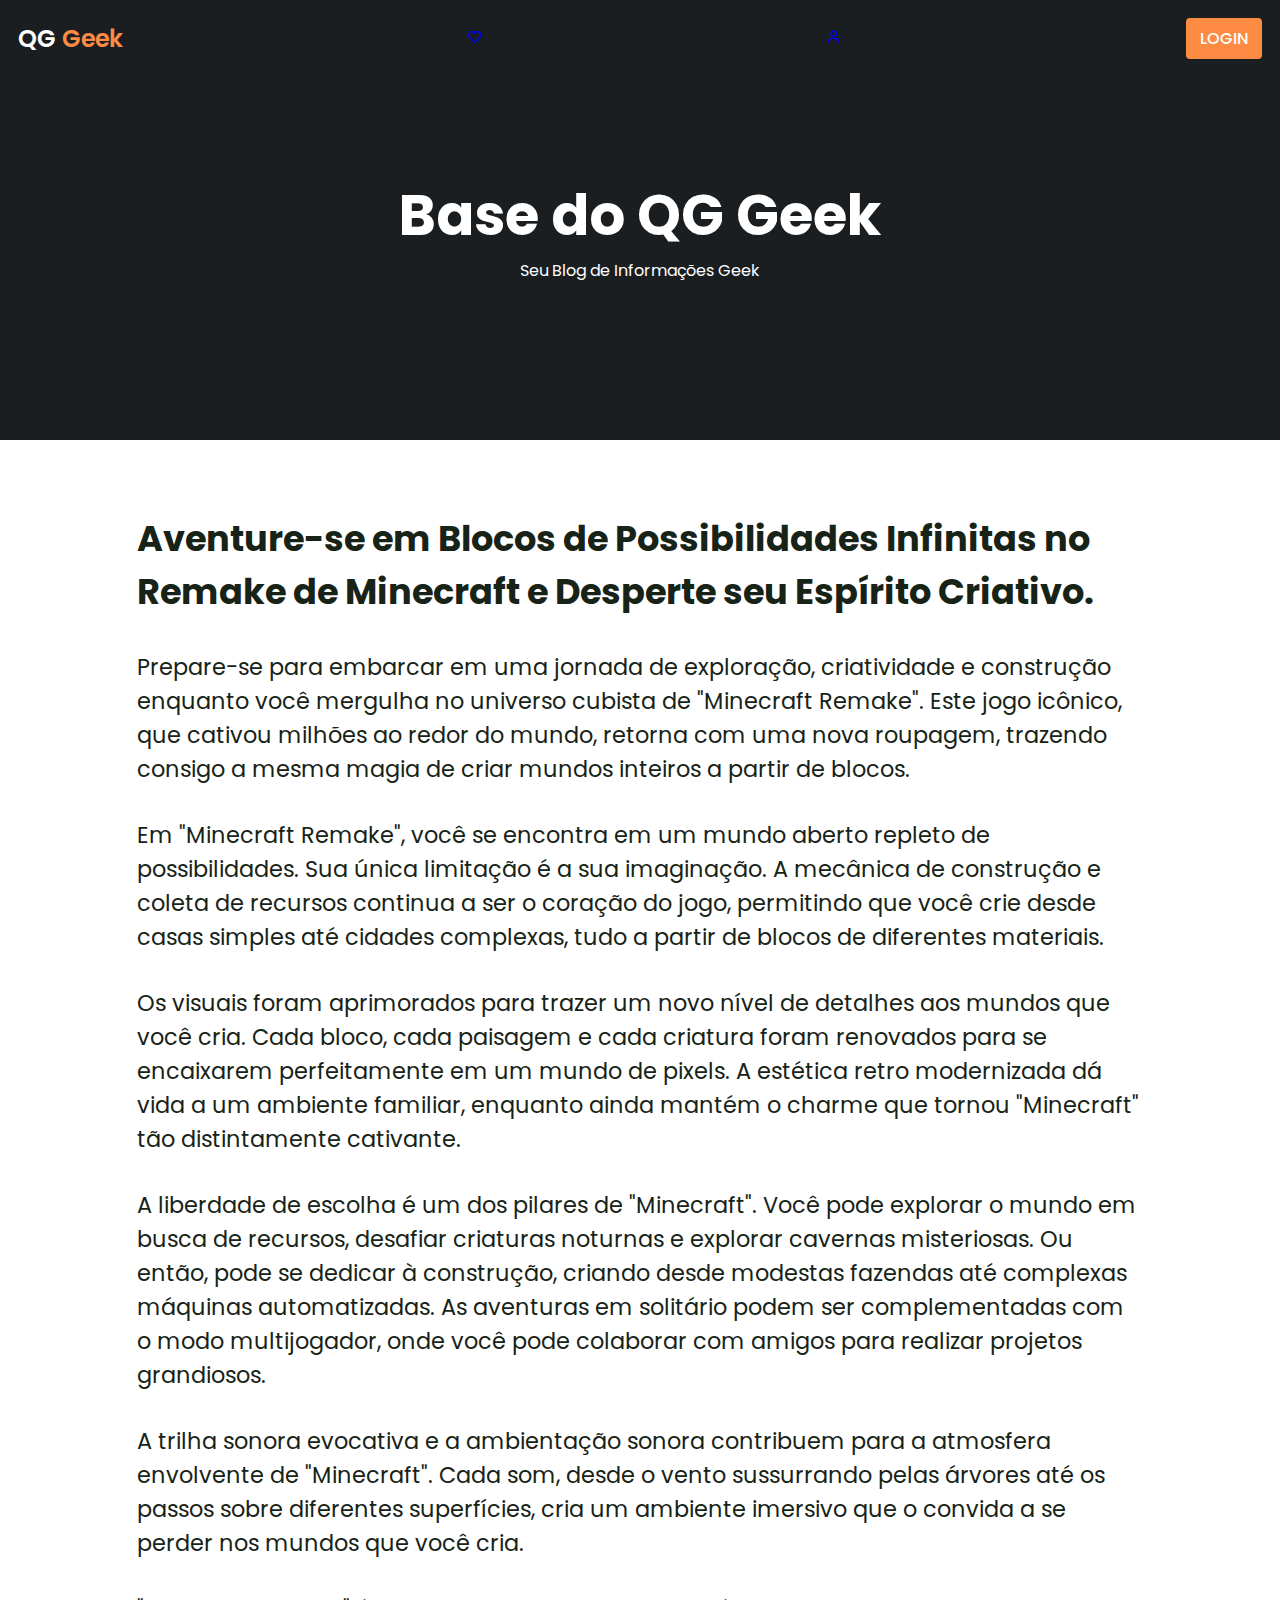
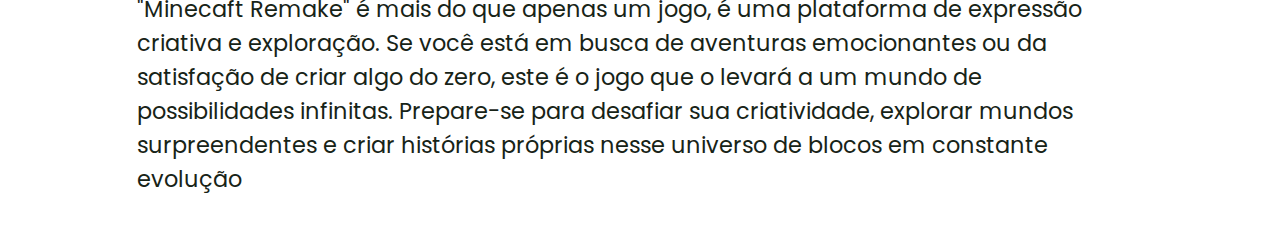
<file: page/post-page5.html>
<!DOCTYPE html>
<html lang="pt-br">
  <head>
    <meta charset="UTF-8" />
    <meta name="viewport" content="width=device-width, initial-scale=1.0" />
    <link rel="stylesheet" href="../css/style.css" />
    <link
      rel="stylesheet"
      href="https://cdn.jsdelivr.net/npm/boxicons@latest/css/boxicons.min.css" />
    <title>QG Geek - The Last of US 2</title>
  </head>
  <body>
    <header>
      <!-- HEADER/LOGO -->
      <div class="nav container">
        <!-- Link do logotipo "QG Geek" -->
        <a href="index.html" class="logo">QG <span>Geek</span></a>

        <!-- NAV ICONS -->
        <!-- Links de ícones: coração e usuário -->
        <a href="#"><i class="bx bx-heart"></i></a>
        <a href="#"><i class="bx bx-user"></i></a>

        <!-- LOGIN -->
        <!-- Link de "Login" -->
        <a href="#" class="login">Login</a>
      </div>
    </header>

    <!-- HOME -->
    <!-- Seção de destaque "HOME" -->
    <section class="home" id="home">
      <!-- Contêiner de texto da seção de destaque -->
      <div class="home-text container">
        <!-- Título da seção de destaque -->
        <h2 class="home-title">Base do QG Geek</h2>
        <!-- Subtítulo da seção de destaque -->
        <span class="home-subtitle">Seu Blog de Informações Geek</span>
      </div>
    </section>
    <!-- POST INFO -->
    <div class="container-post">
      <div class="img-post">
        <div class="text-post">
          <h2>
            Aventure-se em Blocos de Possibilidades Infinitas no Remake de
            Minecraft e Desperte seu Espírito Criativo.
          </h2>
          <p>
            Prepare-se para embarcar em uma jornada de exploração, criatividade
            e construção enquanto você mergulha no universo cubista de
            "Minecraft Remake". Este jogo icônico, que cativou milhões ao redor
            do mundo, retorna com uma nova roupagem, trazendo consigo a mesma
            magia de criar mundos inteiros a partir de blocos.
          </p>
          <p>
            Em "Minecraft Remake", você se encontra em um mundo aberto repleto
            de possibilidades. Sua única limitação é a sua imaginação. A
            mecânica de construção e coleta de recursos continua a ser o coração
            do jogo, permitindo que você crie desde casas simples até cidades
            complexas, tudo a partir de blocos de diferentes materiais.
          </p>
          <p>
            Os visuais foram aprimorados para trazer um novo nível de detalhes
            aos mundos que você cria. Cada bloco, cada paisagem e cada criatura
            foram renovados para se encaixarem perfeitamente em um mundo de
            pixels. A estética retro modernizada dá vida a um ambiente familiar,
            enquanto ainda mantém o charme que tornou "Minecraft" tão
            distintamente cativante.
          </p>
          <p>
            A liberdade de escolha é um dos pilares de "Minecraft". Você pode
            explorar o mundo em busca de recursos, desafiar criaturas noturnas e
            explorar cavernas misteriosas. Ou então, pode se dedicar à
            construção, criando desde modestas fazendas até complexas máquinas
            automatizadas. As aventuras em solitário podem ser complementadas
            com o modo multijogador, onde você pode colaborar com amigos para
            realizar projetos grandiosos.
          </p>
          <p>
            A trilha sonora evocativa e a ambientação sonora contribuem para a
            atmosfera envolvente de "Minecraft". Cada som, desde o vento
            sussurrando pelas árvores até os passos sobre diferentes
            superfícies, cria um ambiente imersivo que o convida a se perder nos
            mundos que você cria.
          </p>
          <p>
            "Minecaft Remake" é mais do que apenas um jogo, é uma plataforma de
            expressão criativa e exploração. Se você está em busca de aventuras
            emocionantes ou da satisfação de criar algo do zero, este é o jogo
            que o levará a um mundo de possibilidades infinitas. Prepare-se para
            desafiar sua criatividade, explorar mundos surpreendentes e criar
            histórias próprias nesse universo de blocos em constante evolução
          </p>
        </div>
      </div>
    </div>
  </body>
</html>
</file>
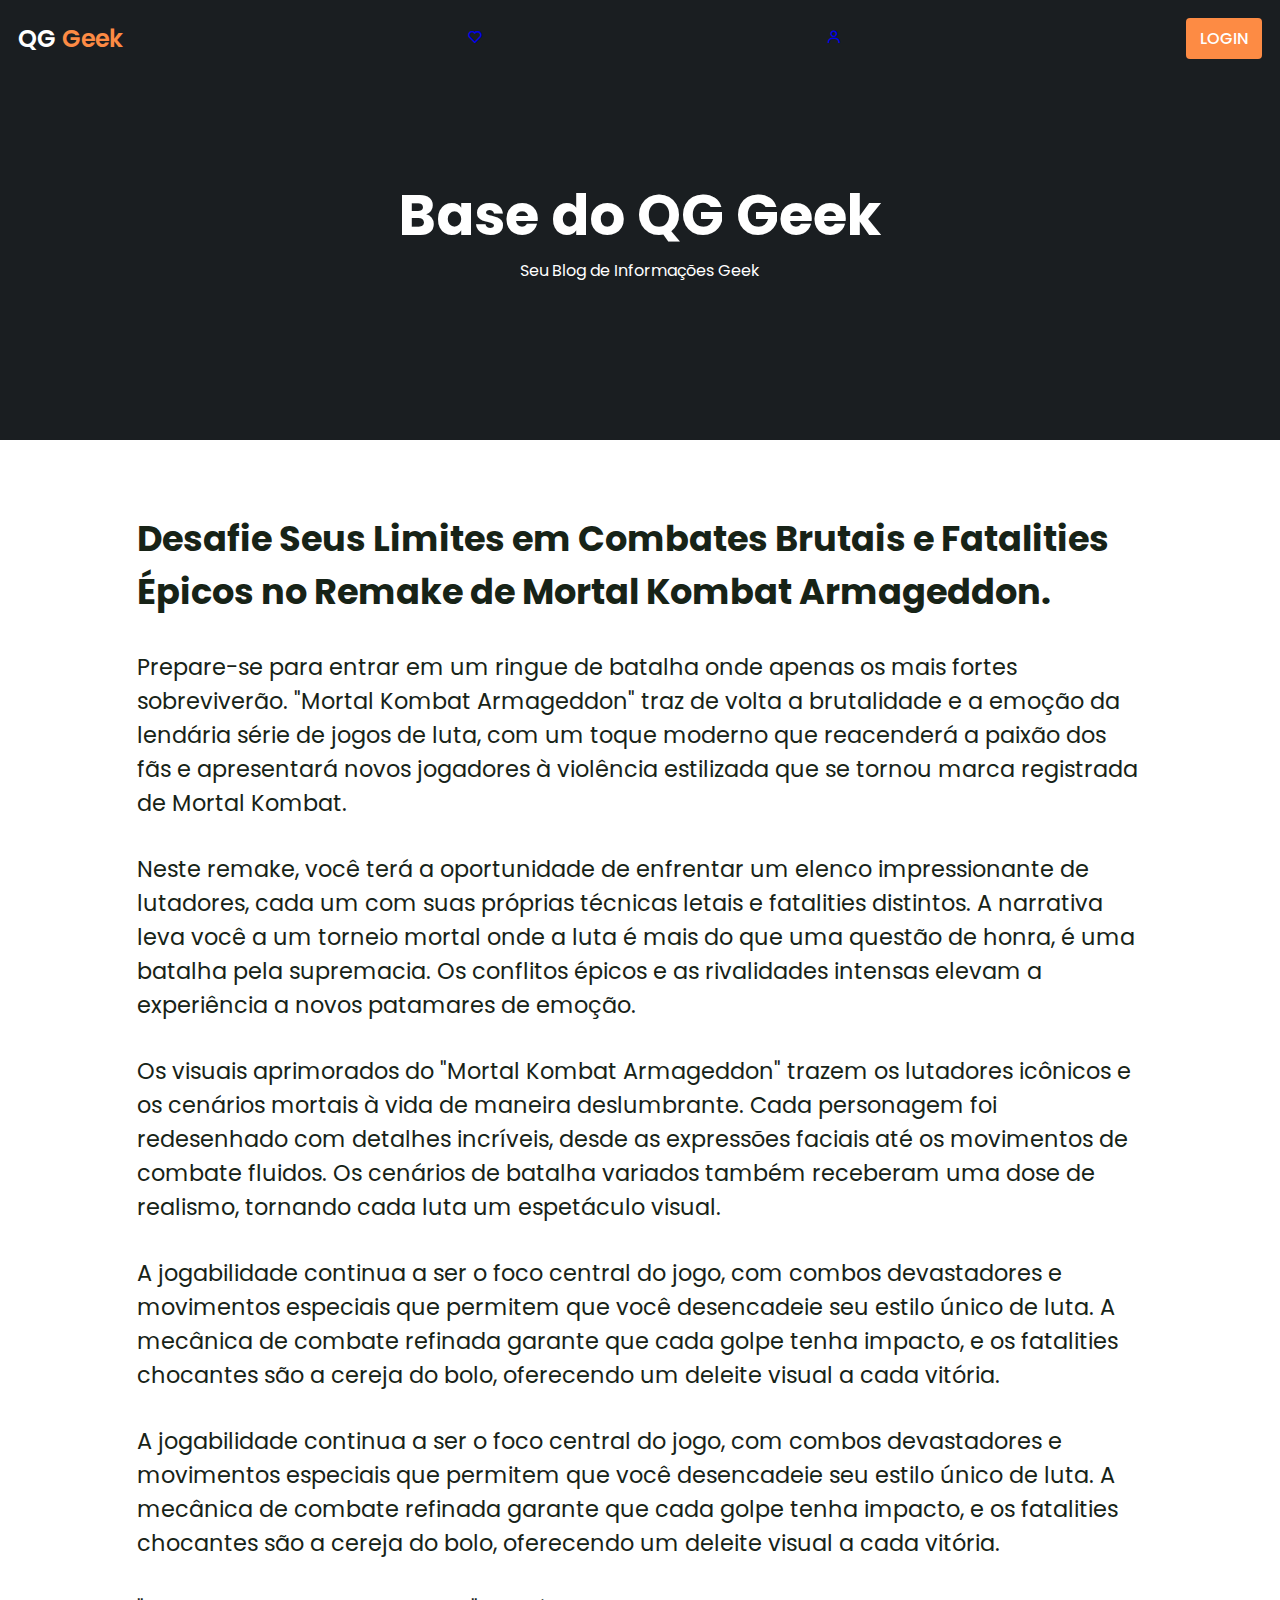
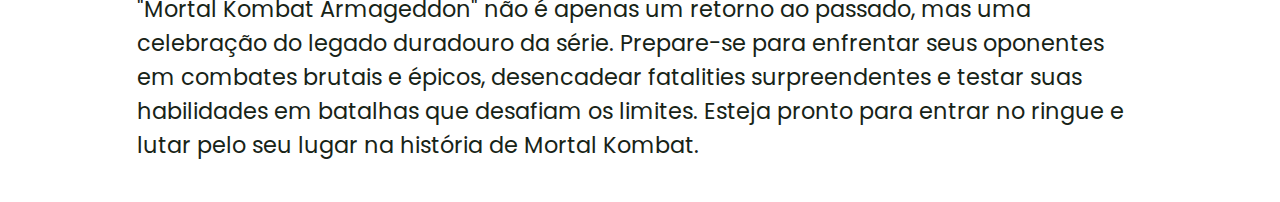
<file: page/post-page6.html>
<!DOCTYPE html>
<html lang="pt-br">
  <head>
    <meta charset="UTF-8" />
    <meta name="viewport" content="width=device-width, initial-scale=1.0" />
    <link rel="stylesheet" href="../css/style.css" />
    <link
      rel="stylesheet"
      href="https://cdn.jsdelivr.net/npm/boxicons@latest/css/boxicons.min.css" />
    <title>QG Geek - The Last of US 2</title>
  </head>
  <body>
    <header>
      <!-- HEADER/LOGO -->
      <div class="nav container">
        <!-- Link do logotipo "QG Geek" -->
        <a href="index.html" class="logo">QG <span>Geek</span></a>

        <!-- NAV ICONS -->
        <!-- Links de ícones: coração e usuário -->
        <a href="#"><i class="bx bx-heart"></i></a>
        <a href="#"><i class="bx bx-user"></i></a>

        <!-- LOGIN -->
        <!-- Link de "Login" -->
        <a href="#" class="login">Login</a>
      </div>
    </header>

    <!-- HOME -->
    <!-- Seção de destaque "HOME" -->
    <section class="home" id="home">
      <!-- Contêiner de texto da seção de destaque -->
      <div class="home-text container">
        <!-- Título da seção de destaque -->
        <h2 class="home-title">Base do QG Geek</h2>
        <!-- Subtítulo da seção de destaque -->
        <span class="home-subtitle">Seu Blog de Informações Geek</span>
      </div>
    </section>
    <!-- POST INFO -->
    <div class="container-post">
      <div class="img-post">
        <div class="text-post">
          <h2>
            Desafie Seus Limites em Combates Brutais e Fatalities Épicos no
            Remake de Mortal Kombat Armageddon.
          </h2>
          <p>
            Prepare-se para entrar em um ringue de batalha onde apenas os mais
            fortes sobreviverão. "Mortal Kombat Armageddon" traz de volta a
            brutalidade e a emoção da lendária série de jogos de luta, com um
            toque moderno que reacenderá a paixão dos fãs e apresentará novos
            jogadores à violência estilizada que se tornou marca registrada de
            Mortal Kombat.
          </p>
          <p>
            Neste remake, você terá a oportunidade de enfrentar um elenco
            impressionante de lutadores, cada um com suas próprias técnicas
            letais e fatalities distintos. A narrativa leva você a um torneio
            mortal onde a luta é mais do que uma questão de honra, é uma batalha
            pela supremacia. Os conflitos épicos e as rivalidades intensas
            elevam a experiência a novos patamares de emoção.
          </p>
          <p>
            Os visuais aprimorados do "Mortal Kombat Armageddon" trazem os
            lutadores icônicos e os cenários mortais à vida de maneira
            deslumbrante. Cada personagem foi redesenhado com detalhes
            incríveis, desde as expressões faciais até os movimentos de combate
            fluidos. Os cenários de batalha variados também receberam uma dose
            de realismo, tornando cada luta um espetáculo visual.
          </p>
          <p>
            A jogabilidade continua a ser o foco central do jogo, com combos
            devastadores e movimentos especiais que permitem que você
            desencadeie seu estilo único de luta. A mecânica de combate refinada
            garante que cada golpe tenha impacto, e os fatalities chocantes são
            a cereja do bolo, oferecendo um deleite visual a cada vitória.
          </p>
          <p>
            A jogabilidade continua a ser o foco central do jogo, com combos
            devastadores e movimentos especiais que permitem que você
            desencadeie seu estilo único de luta. A mecânica de combate refinada
            garante que cada golpe tenha impacto, e os fatalities chocantes são
            a cereja do bolo, oferecendo um deleite visual a cada vitória.
          </p>
          <p>
            "Mortal Kombat Armageddon" não é apenas um retorno ao passado, mas
            uma celebração do legado duradouro da série. Prepare-se para
            enfrentar seus oponentes em combates brutais e épicos, desencadear
            fatalities surpreendentes e testar suas habilidades em batalhas que
            desafiam os limites. Esteja pronto para entrar no ringue e lutar
            pelo seu lugar na história de Mortal Kombat.
          </p>
        </div>
      </div>
    </div>
  </body>
</html>
</file>
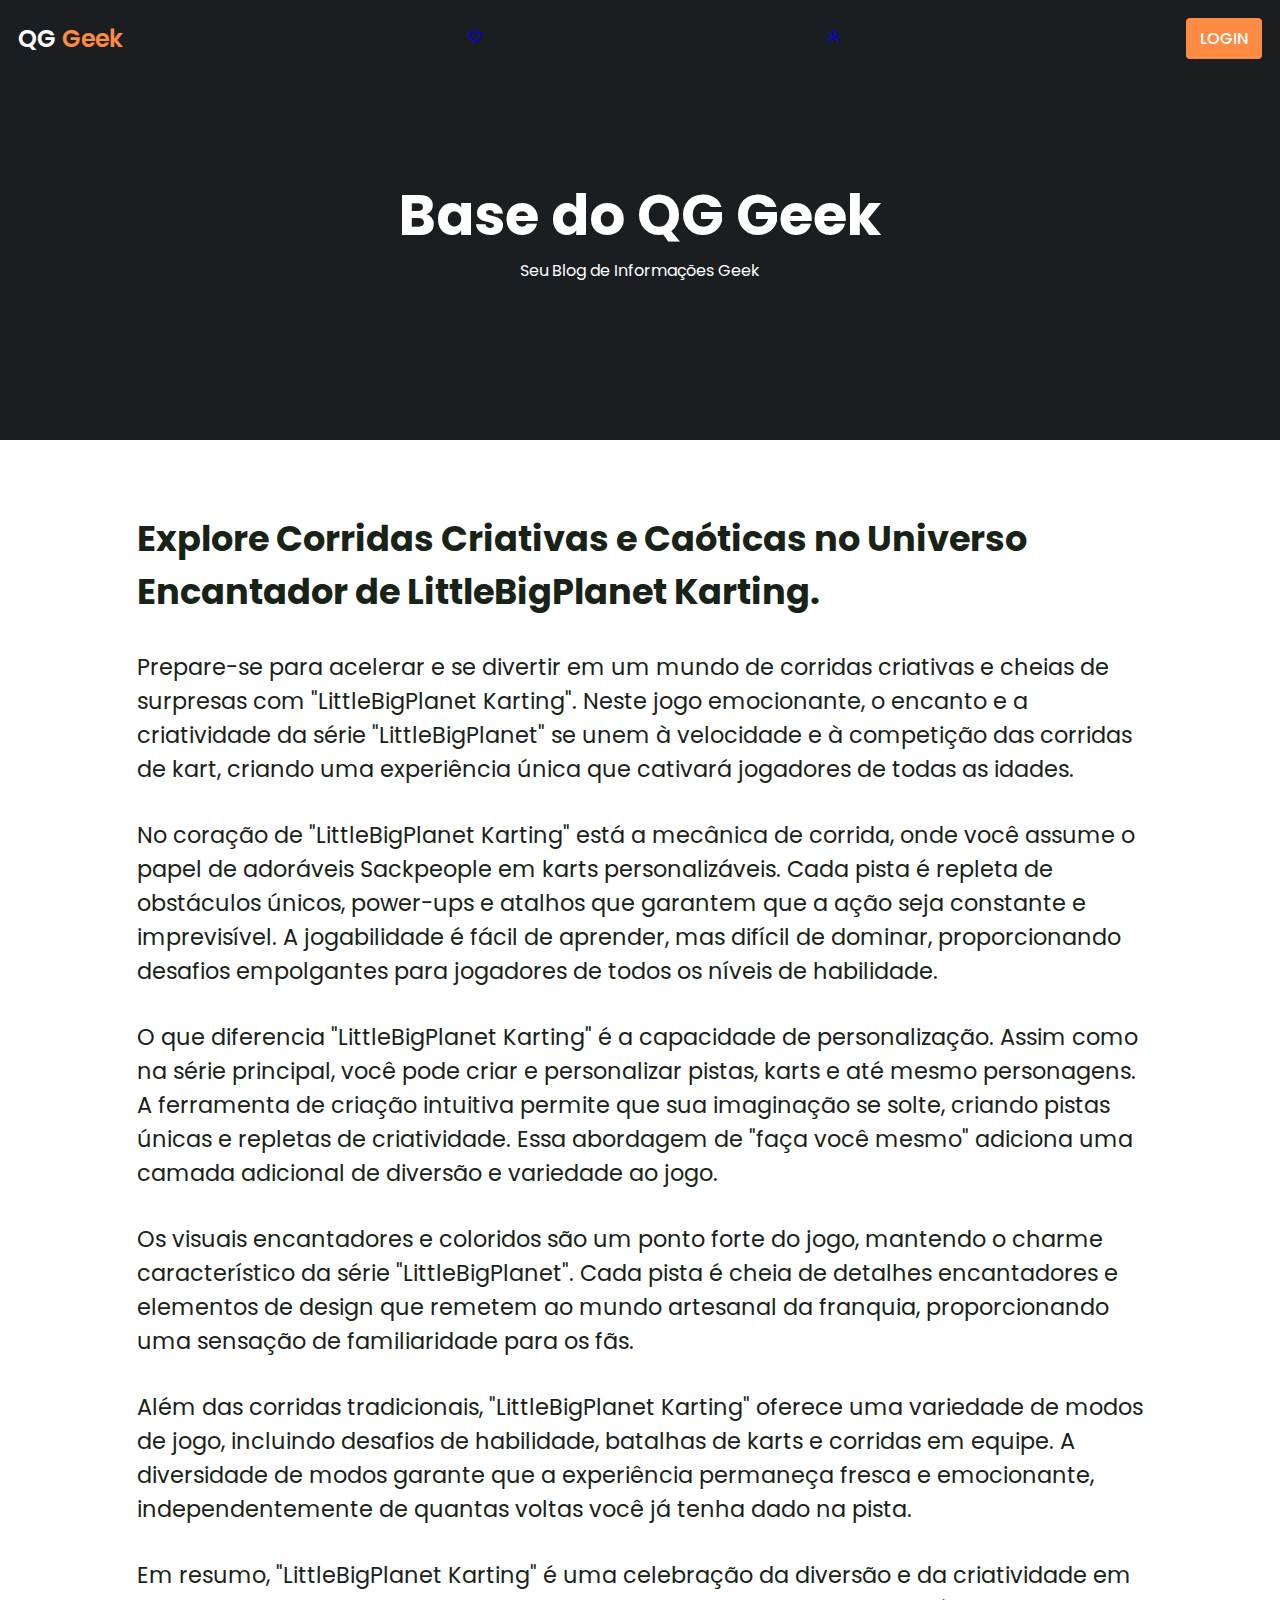
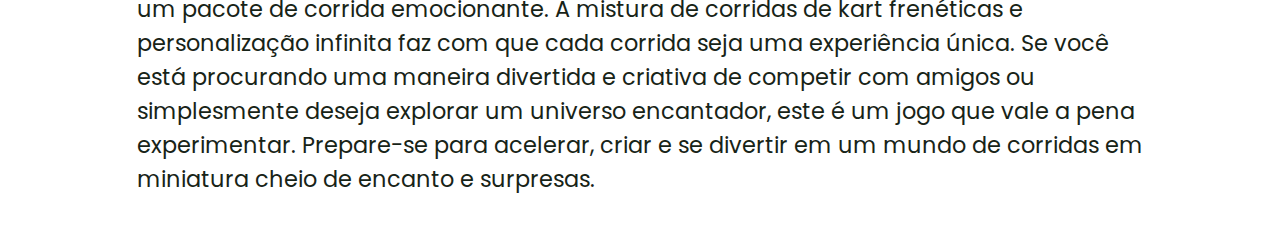
<file: page/post-page7.html>
<!DOCTYPE html>
<html lang="pt-br">
  <head>
    <meta charset="UTF-8" />
    <meta name="viewport" content="width=device-width, initial-scale=1.0" />
    <link rel="stylesheet" href="../css/style.css" />
    <link
      rel="stylesheet"
      href="https://cdn.jsdelivr.net/npm/boxicons@latest/css/boxicons.min.css" />
    <title>QG Geek - The Last of US 2</title>
  </head>
  <body>
    <header>
      <!-- HEADER/LOGO -->
      <div class="nav container">
        <!-- Link do logotipo "QG Geek" -->
        <a href="index.html" class="logo">QG <span>Geek</span></a>

        <!-- NAV ICONS -->
        <!-- Links de ícones: coração e usuário -->
        <a href="#"><i class="bx bx-heart"></i></a>
        <a href="#"><i class="bx bx-user"></i></a>

        <!-- LOGIN -->
        <!-- Link de "Login" -->
        <a href="#" class="login">Login</a>
      </div>
    </header>

    <!-- HOME -->
    <!-- Seção de destaque "HOME" -->
    <section class="home" id="home">
      <!-- Contêiner de texto da seção de destaque -->
      <div class="home-text container">
        <!-- Título da seção de destaque -->
        <h2 class="home-title">Base do QG Geek</h2>
        <!-- Subtítulo da seção de destaque -->
        <span class="home-subtitle">Seu Blog de Informações Geek</span>
      </div>
    </section>
    <!-- POST INFO -->
    <div class="container-post">
      <div class="img-post">
        <div class="text-post">
          <h2>
            Explore Corridas Criativas e Caóticas no Universo Encantador de
            LittleBigPlanet Karting.
          </h2>
          <p>
            Prepare-se para acelerar e se divertir em um mundo de corridas
            criativas e cheias de surpresas com "LittleBigPlanet Karting". Neste
            jogo emocionante, o encanto e a criatividade da série
            "LittleBigPlanet" se unem à velocidade e à competição das corridas
            de kart, criando uma experiência única que cativará jogadores de
            todas as idades.
          </p>
          <p>
            No coração de "LittleBigPlanet Karting" está a mecânica de corrida,
            onde você assume o papel de adoráveis Sackpeople em karts
            personalizáveis. Cada pista é repleta de obstáculos únicos,
            power-ups e atalhos que garantem que a ação seja constante e
            imprevisível. A jogabilidade é fácil de aprender, mas difícil de
            dominar, proporcionando desafios empolgantes para jogadores de todos
            os níveis de habilidade.
          </p>
          <p>
            O que diferencia "LittleBigPlanet Karting" é a capacidade de
            personalização. Assim como na série principal, você pode criar e
            personalizar pistas, karts e até mesmo personagens. A ferramenta de
            criação intuitiva permite que sua imaginação se solte, criando
            pistas únicas e repletas de criatividade. Essa abordagem de "faça
            você mesmo" adiciona uma camada adicional de diversão e variedade ao
            jogo.
          </p>
          <p>
            Os visuais encantadores e coloridos são um ponto forte do jogo,
            mantendo o charme característico da série "LittleBigPlanet". Cada
            pista é cheia de detalhes encantadores e elementos de design que
            remetem ao mundo artesanal da franquia, proporcionando uma sensação
            de familiaridade para os fãs.
          </p>
          <p>
            Além das corridas tradicionais, "LittleBigPlanet Karting" oferece
            uma variedade de modos de jogo, incluindo desafios de habilidade,
            batalhas de karts e corridas em equipe. A diversidade de modos
            garante que a experiência permaneça fresca e emocionante,
            independentemente de quantas voltas você já tenha dado na pista.
          </p>
          <p>
            Em resumo, "LittleBigPlanet Karting" é uma celebração da diversão e
            da criatividade em um pacote de corrida emocionante. A mistura de
            corridas de kart frenéticas e personalização infinita faz com que
            cada corrida seja uma experiência única. Se você está procurando uma
            maneira divertida e criativa de competir com amigos ou simplesmente
            deseja explorar um universo encantador, este é um jogo que vale a
            pena experimentar. Prepare-se para acelerar, criar e se divertir em
            um mundo de corridas em miniatura cheio de encanto e surpresas.
          </p>
        </div>
      </div>
    </div>
  </body>
</html>
</file>
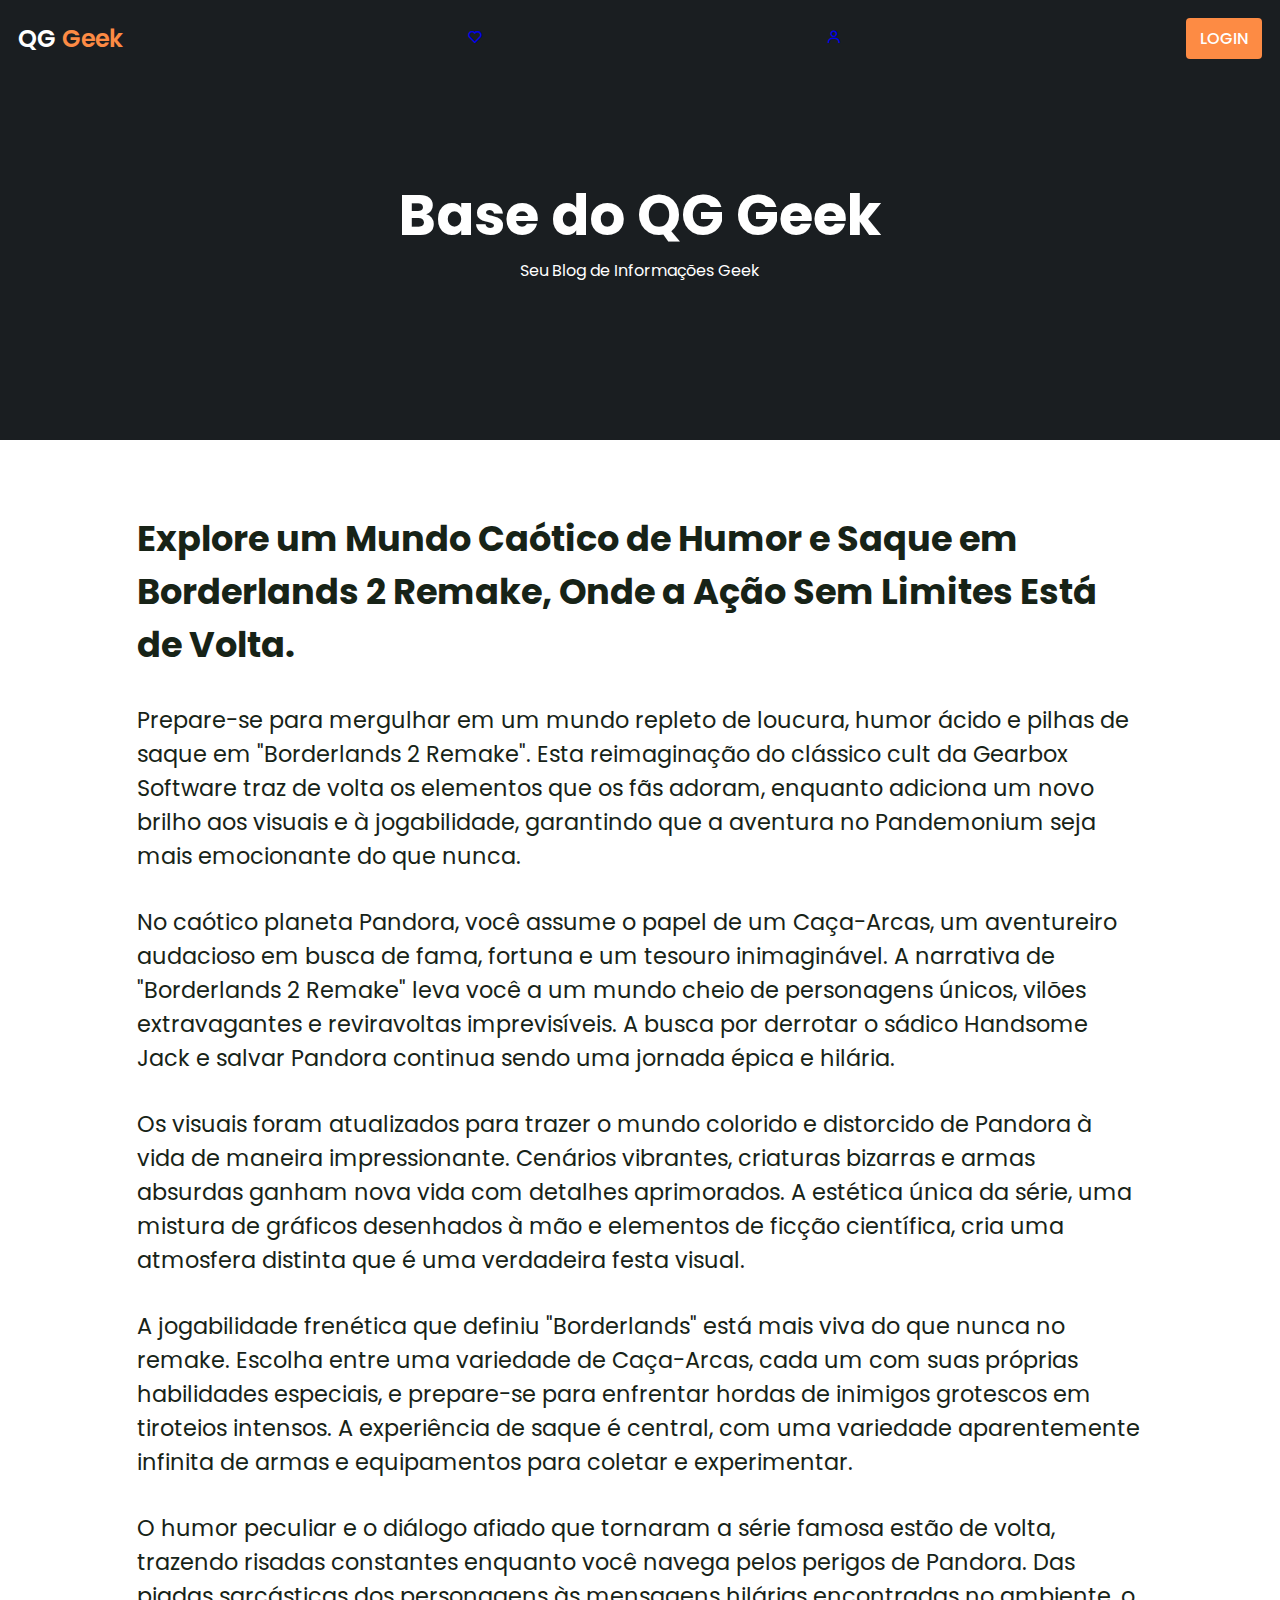
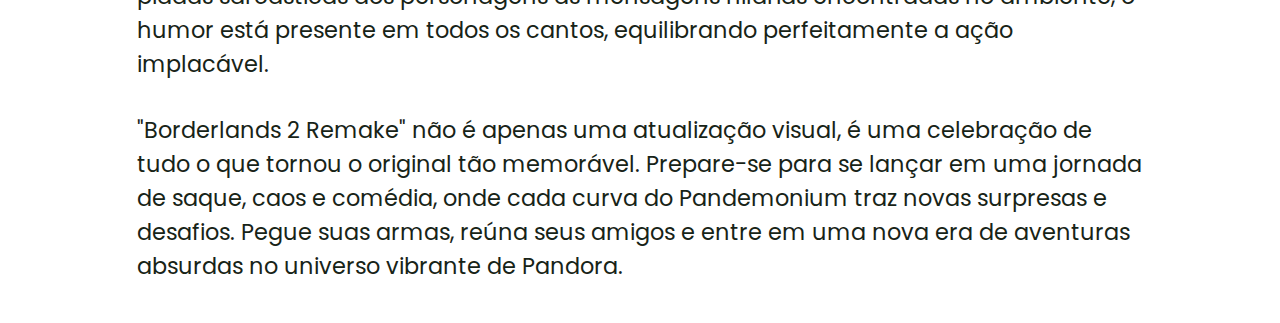
<file: page/post-page8.html>
<!DOCTYPE html>
<html lang="pt-br">
  <head>
    <meta charset="UTF-8" />
    <meta name="viewport" content="width=device-width, initial-scale=1.0" />
    <link rel="stylesheet" href="../css/style.css" />
    <link
      rel="stylesheet"
      href="https://cdn.jsdelivr.net/npm/boxicons@latest/css/boxicons.min.css" />
    <title>QG Geek - The Last of US 2</title>
  </head>
  <body>
    <header>
      <!-- HEADER/LOGO -->
      <div class="nav container">
        <!-- Link do logotipo "QG Geek" -->
        <a href="index.html" class="logo">QG <span>Geek</span></a>

        <!-- NAV ICONS -->
        <!-- Links de ícones: coração e usuário -->
        <a href="#"><i class="bx bx-heart"></i></a>
        <a href="#"><i class="bx bx-user"></i></a>

        <!-- LOGIN -->
        <!-- Link de "Login" -->
        <a href="#" class="login">Login</a>
      </div>
    </header>

    <!-- HOME -->
    <!-- Seção de destaque "HOME" -->
    <section class="home" id="home">
      <!-- Contêiner de texto da seção de destaque -->
      <div class="home-text container">
        <!-- Título da seção de destaque -->
        <h2 class="home-title">Base do QG Geek</h2>
        <!-- Subtítulo da seção de destaque -->
        <span class="home-subtitle">Seu Blog de Informações Geek</span>
      </div>
    </section>
    <!-- POST INFO -->
    <div class="container-post">
      <div class="img-post">
        <div class="text-post">
          <h2>
            Explore um Mundo Caótico de Humor e Saque em Borderlands 2 Remake,
            Onde a Ação Sem Limites Está de Volta.
          </h2>
          <p>
            Prepare-se para mergulhar em um mundo repleto de loucura, humor
            ácido e pilhas de saque em "Borderlands 2 Remake". Esta reimaginação
            do clássico cult da Gearbox Software traz de volta os elementos que
            os fãs adoram, enquanto adiciona um novo brilho aos visuais e à
            jogabilidade, garantindo que a aventura no Pandemonium seja mais
            emocionante do que nunca.
          </p>
          <p>
            No caótico planeta Pandora, você assume o papel de um Caça-Arcas, um
            aventureiro audacioso em busca de fama, fortuna e um tesouro
            inimaginável. A narrativa de "Borderlands 2 Remake" leva você a um
            mundo cheio de personagens únicos, vilões extravagantes e
            reviravoltas imprevisíveis. A busca por derrotar o sádico Handsome
            Jack e salvar Pandora continua sendo uma jornada épica e hilária.
          </p>
          <p>
            Os visuais foram atualizados para trazer o mundo colorido e
            distorcido de Pandora à vida de maneira impressionante. Cenários
            vibrantes, criaturas bizarras e armas absurdas ganham nova vida com
            detalhes aprimorados. A estética única da série, uma mistura de
            gráficos desenhados à mão e elementos de ficção científica, cria uma
            atmosfera distinta que é uma verdadeira festa visual.
          </p>
          <p>
            A jogabilidade frenética que definiu "Borderlands" está mais viva do
            que nunca no remake. Escolha entre uma variedade de Caça-Arcas, cada
            um com suas próprias habilidades especiais, e prepare-se para
            enfrentar hordas de inimigos grotescos em tiroteios intensos. A
            experiência de saque é central, com uma variedade aparentemente
            infinita de armas e equipamentos para coletar e experimentar.
          </p>
          <p>
            O humor peculiar e o diálogo afiado que tornaram a série famosa
            estão de volta, trazendo risadas constantes enquanto você navega
            pelos perigos de Pandora. Das piadas sarcásticas dos personagens às
            mensagens hilárias encontradas no ambiente, o humor está presente em
            todos os cantos, equilibrando perfeitamente a ação implacável.
          </p>
          <p>
            "Borderlands 2 Remake" não é apenas uma atualização visual, é uma
            celebração de tudo o que tornou o original tão memorável. Prepare-se
            para se lançar em uma jornada de saque, caos e comédia, onde cada
            curva do Pandemonium traz novas surpresas e desafios. Pegue suas
            armas, reúna seus amigos e entre em uma nova era de aventuras
            absurdas no universo vibrante de Pandora.
          </p>
        </div>
      </div>
    </div>
  </body>
</html>
</file>
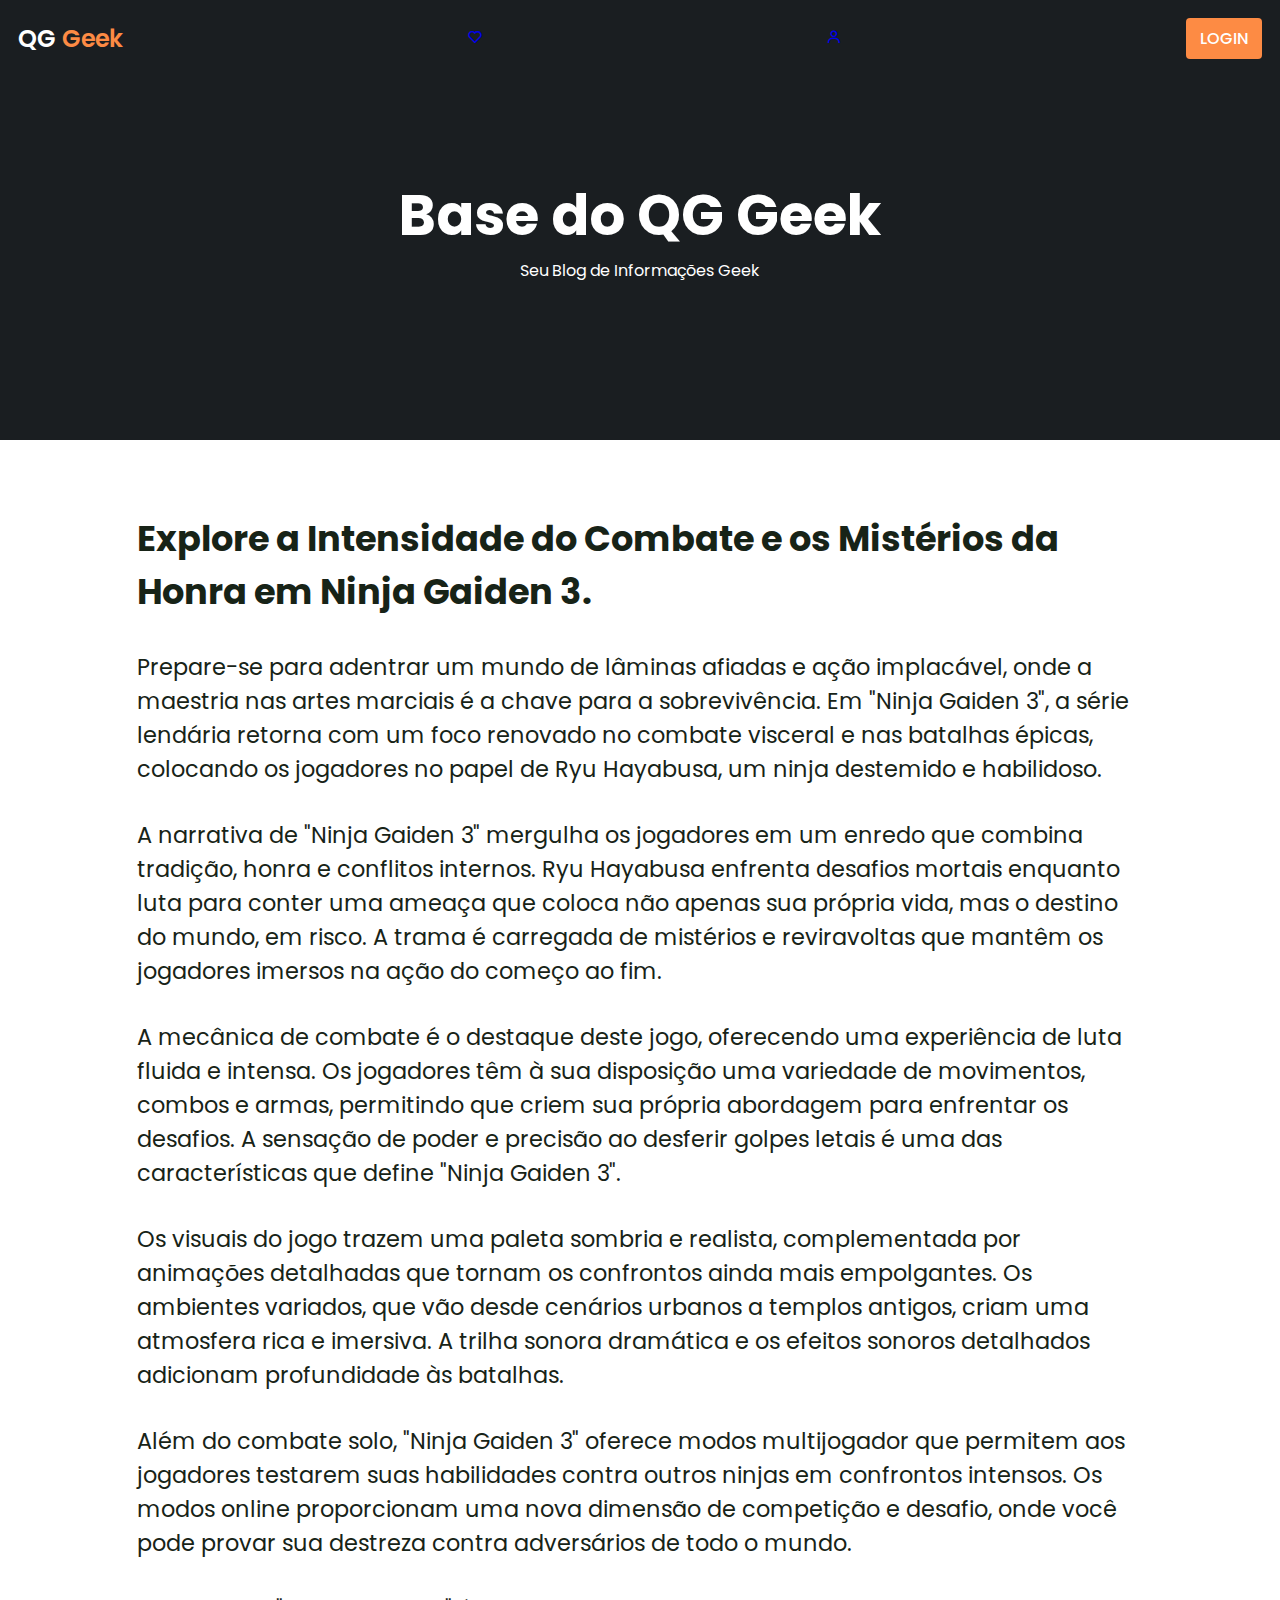
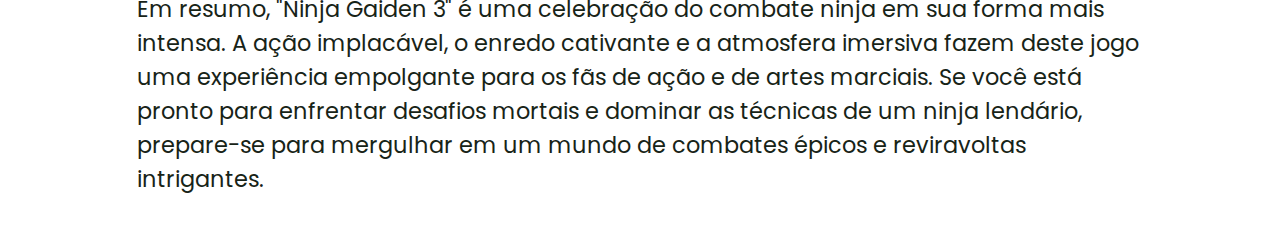
<file: page/post-page9.html>
<!DOCTYPE html>
<html lang="pt-br">
  <head>
    <meta charset="UTF-8" />
    <meta name="viewport" content="width=device-width, initial-scale=1.0" />
    <link rel="stylesheet" href="../css/style.css" />
    <link
      rel="stylesheet"
      href="https://cdn.jsdelivr.net/npm/boxicons@latest/css/boxicons.min.css" />
    <title>QG Geek - The Last of US 2</title>
  </head>
  <body>
    <header>
      <!-- HEADER/LOGO -->
      <div class="nav container">
        <!-- Link do logotipo "QG Geek" -->
        <a href="index.html" class="logo">QG <span>Geek</span></a>

        <!-- NAV ICONS -->
        <!-- Links de ícones: coração e usuário -->
        <a href="#"><i class="bx bx-heart"></i></a>
        <a href="#"><i class="bx bx-user"></i></a>

        <!-- LOGIN -->
        <!-- Link de "Login" -->
        <a href="#" class="login">Login</a>
      </div>
    </header>

    <!-- HOME -->
    <!-- Seção de destaque "HOME" -->
    <section class="home" id="home">
      <!-- Contêiner de texto da seção de destaque -->
      <div class="home-text container">
        <!-- Título da seção de destaque -->
        <h2 class="home-title">Base do QG Geek</h2>
        <!-- Subtítulo da seção de destaque -->
        <span class="home-subtitle">Seu Blog de Informações Geek</span>
      </div>
    </section>
    <!-- POST INFO -->
    <div class="container-post">
      <div class="img-post">
        <div class="text-post">
          <h2>
            Explore a Intensidade do Combate e os Mistérios da Honra em Ninja
            Gaiden 3.
          </h2>
          <p>
            Prepare-se para adentrar um mundo de lâminas afiadas e ação
            implacável, onde a maestria nas artes marciais é a chave para a
            sobrevivência. Em "Ninja Gaiden 3", a série lendária retorna com um
            foco renovado no combate visceral e nas batalhas épicas, colocando
            os jogadores no papel de Ryu Hayabusa, um ninja destemido e
            habilidoso.
          </p>
          <p>
            A narrativa de "Ninja Gaiden 3" mergulha os jogadores em um enredo
            que combina tradição, honra e conflitos internos. Ryu Hayabusa
            enfrenta desafios mortais enquanto luta para conter uma ameaça que
            coloca não apenas sua própria vida, mas o destino do mundo, em
            risco. A trama é carregada de mistérios e reviravoltas que mantêm os
            jogadores imersos na ação do começo ao fim.
          </p>
          <p>
            A mecânica de combate é o destaque deste jogo, oferecendo uma
            experiência de luta fluida e intensa. Os jogadores têm à sua
            disposição uma variedade de movimentos, combos e armas, permitindo
            que criem sua própria abordagem para enfrentar os desafios. A
            sensação de poder e precisão ao desferir golpes letais é uma das
            características que define "Ninja Gaiden 3".
          </p>
          <p>
            Os visuais do jogo trazem uma paleta sombria e realista,
            complementada por animações detalhadas que tornam os confrontos
            ainda mais empolgantes. Os ambientes variados, que vão desde
            cenários urbanos a templos antigos, criam uma atmosfera rica e
            imersiva. A trilha sonora dramática e os efeitos sonoros detalhados
            adicionam profundidade às batalhas.
          </p>
          <p>
            Além do combate solo, "Ninja Gaiden 3" oferece modos multijogador
            que permitem aos jogadores testarem suas habilidades contra outros
            ninjas em confrontos intensos. Os modos online proporcionam uma nova
            dimensão de competição e desafio, onde você pode provar sua destreza
            contra adversários de todo o mundo.
          </p>
          <p>
            Em resumo, "Ninja Gaiden 3" é uma celebração do combate ninja em sua
            forma mais intensa. A ação implacável, o enredo cativante e a
            atmosfera imersiva fazem deste jogo uma experiência empolgante para
            os fãs de ação e de artes marciais. Se você está pronto para
            enfrentar desafios mortais e dominar as técnicas de um ninja
            lendário, prepare-se para mergulhar em um mundo de combates épicos e
            reviravoltas intrigantes.
          </p>
        </div>
      </div>
    </div>
  </body>
</html>
</file>
<file: css/style.css>
/* IMPORTS */
@import url("https://fonts.googleapis.com/css2?family=Pacifico&family=Poppins:wght@100;200;300;400;500;600;700&display=swap");
/* Importa as fontes "Pacifico" e "Poppins" da Google Fonts com diferentes pesos */

/* Definições gerais */
* {
  /* Define as fontes padrão para todos os elementos */
  font-family: "Pacifico", cursive; /* Fonte para elementos cursive (escrita à mão) */
  font-family: "Poppins", sans-serif; /* Fonte para elementos sans-serif (sem serifa) */

  /* Reset de margens e preenchimentos para evitar espaçamentos indesejados */
  margin: 0;
  padding: 0;

  /* Define a caixa de conteúdo para incluir borda e preenchimento */
  box-sizing: border-box;

  /* Configuração de rolagem suave */
  scroll-behavior: smooth;

  /* Adiciona um espaço de rolagem extra no topo para melhorar a legibilidade */
  scroll-padding-top: 2rem;
}

/* Definição de variáveis de cor */
:root {
  /* Define variáveis CSS para cores personalizadas */
  --container-color: #1a1e21; /* Cor de fundo para os containers */
  --second-color: #fd8b44; /* Segunda cor destacada */
  --text-color: #172317; /* Cor do texto principal */
  --bg-color: #fff; /* Cor de fundo geral */
}

/* Estilização da seleção de texto */
::selection {
  /* Define a cor do texto selecionado */
  color: var(--bg-color); /* Texto branco */
  /* Define o fundo da seleção */
  background: var(--second-color); /* Fundo da segunda cor destacada */
}

/* Estilos para o corpo da página */
body {
  /* Define a cor do texto principal */
  color: var(--text-color);
  /* Define o fundo geral da página */
  background: var(--bg-color);
}

/* Remover decoração de links */
a {
  text-decoration: none; /* Remove sublinhado de links */
}

/* Remover marcadores de lista */
li {
  list-style: none; /* Remove marcadores de lista padrão */
}

/* Definir largura máxima para imagens */
img {
  width: 100%; /* Imagens ocupam 100% da largura disponível */
}

/* Espaçamento para as seções */
section {
  /* Define espaçamento vertical nas seções */
  padding: 3rem 0 2rem; /* Espaçamento superior 3rem, inferior 2rem */
}

/* Estilos para o cabeçalho */
header {
  /* Define o cabeçalho fixo no topo da página */
  position: fixed;
  top: 0;
  left: 0;
  width: 100%;
  /* Define a ordem de camadas para garantir que o cabeçalho esteja acima do conteúdo */
  z-index: 200%;
}

/* Estilos para o contêiner */
.container {
  /* Define a largura máxima do conteúdo e centraliza horizontalmente */
  max-width: 1440px;
  margin: auto;
  width: 100%;
}

/* Estilos para a barra de navegação */
.nav {
  /* Configurações para exibir os itens da barra de navegação em uma linha */
  background: var(--container-color);
  display: flex;
  align-items: center;
  justify-content: space-between;
  padding: 18px; /* Espaçamento interno */
}

/* Estilos para o logotipo */
.logo {
  /* Define o tamanho e peso da fonte para o logotipo */
  font-size: 1.5rem;
  font-weight: 600;
  /* Define a cor do logotipo */
  color: var(--bg-color);
}

/* Estilos para a parte colorida do logotipo */
.logo span {
  /* Define a cor da parte colorida do logotipo */
  color: var(--second-color);
}

/* Estilos para o botão de login */
.login {
  /* Define o espaçamento interno, transformação de texto e borda arredondada */
  padding: 8px 14px;
  text-transform: uppercase; /* Transforma o texto em maiúsculas */
  font-weight: 500;
  border-radius: 4px;
  /* Define a cor de fundo e a cor do texto para o botão de login */
  background: var(--second-color);
  color: var(--bg-color);
}

/* Efeito de hover no botão de login */
.login:hover {
  /* Define a cor de fundo diferente ao passar o mouse */
  background: hsl(24, 98%, 58%);
  /* Define a duração da transição de 0.3 segundos */
  transition: 0.3s;
}

/* Estilos para a seção de destaque "HOME" */
.home {
  /* Define a largura, altura mínima e cor de fundo da seção de destaque */
  width: 100%;
  min-height: 440px; /* Altura mínima */
  background: var(--container-color);
  /* Configurações para centralizar o conteúdo verticalmente */
  display: grid;
  justify-content: center;
  align-items: center;
}

/* Estilos para o texto da seção de destaque */
.home-text {
  /* Define a cor do texto na seção de destaque */
  color: var(--bg-color);
  text-align: center; /* Centraliza o texto */
}

/* Estilos para o título da seção de destaque */
.home-title {
  /* Define o tamanho da fonte do título da seção de destaque */
  font-size: 3.5rem;
}

/* Estilos para o subtítulo da seção de destaque */
.home-subtitle {
  /* Define o tamanho da fonte e o peso para o subtítulo */
  font-size: 1rem;
  font-weight: 400;
}

/* Estilos para a seção de filtro de postagens */
.post-filter {
  /* Configurações para exibir os itens de filtro em uma linha */
  display: flex;
  justify-content: center;
  align-items: center;
  /* Espaçamento entre os itens de filtro */
  column-gap: 1.5rem;
  /* Espaçamento superior com importância para substituir outros estilos */
  margin-top: 2rem !important;
}

/* Estilos para os itens de filtro */
.filter-item {
  font-size: 0.9rem; /* Define o tamanho da fonte */
  font-weight: 500; /* Define o peso da fonte */
  cursor: pointer; /* Define o cursor do mouse como um ponteiro ao passar sobre o elemento */
}

/* Estilos para o filtro ativo */
.active-filter {
  background: var(
    --second-color
  ); /* Define a cor de fundo usando a segunda cor destacada */
  color: var(--bg-color); /* Define a cor do texto */
  padding: 4px 10px; /* Define o preenchimento interno */
  border-radius: 4px; /* Define o raio da borda arredondada */
}

/* Estilos para os elementos de postagem */
.post {
  display: grid; /* Exibe as postagens em uma grade */
  grid-template-columns: repeat(
    auto-fit,
    minmax(360px, auto)
  ); /* Define as colunas da grade com tamanho mínimo de 360px e auto-ajustável */
  justify-content: center; /* Centraliza horizontalmente o conteúdo */
  gap: 2rem; /* Define o espaçamento entre as postagens */
}

/* Estilos para a caixa de postagem */
.post-box {
  background: var(--bg-color); /* Define a cor de fundo */
  box-shadow: 0 4px 14px hsl(355deg 25% 15%/10%); /* Adiciona uma sombra à caixa */
  padding: 15px; /* Define o preenchimento interno */
  border-radius: 0.5rem; /* Define o raio da borda arredondada */
}

/* Estilos para a imagem da postagem */
.post-img {
  width: 100%; /* Define a largura como 100% */
  height: 200px; /* Define a altura da imagem */
  object-fit: cover; /* Ajusta a imagem para cobrir todo o espaço, mantendo a proporção */
  object-position: center; /* Centraliza a posição da imagem */
  border-radius: 0.5rem; /* Define o raio da borda arredondada */
}

/* Estilos para a categoria da postagem */
.category {
  font-size: 0.9rem; /* Define o tamanho da fonte */
  font-weight: 500; /* Define o peso da fonte */
  text-transform: uppercase; /* Transforma o texto em maiúsculas */
  color: var(--second-color); /* Define a cor da categoria */
}

/* Estilos para o título da postagem */
.post-title {
  font-size: 1.3rem; /* Define o tamanho da fonte */
  font-weight: 600; /* Define o peso da fonte */
  color: var(--text-color); /* Define a cor do texto */
  display: -webkit-box; /* Define a exibição como uma caixa flexível para controle de linhas */
  -webkit-line-clamp: 2; /* Limita o número de linhas a 2 */
  -webkit-box-orient: vertical; /* Define a orientação vertical da caixa */
  overflow: hidden; /* Oculta o conteúdo excedente */
}

/* Estilos para a data da postagem */
.post-date {
  display: flex; /* Exibe a data em uma caixa flexível */
  font-size: 0.875rem; /* Define o tamanho da fonte */
  text-transform: uppercase; /* Transforma o texto em maiúsculas */
  font-weight: 400; /* Define o peso da fonte */
  margin-top: 4px; /* Define a margem superior */
}

/* Estilos para a descrição da postagem */
.post-description1 {
  font-size: 0.9rem; /* Define o tamanho da fonte */
  line-height: 1.5rem; /* Define a altura da linha */
  margin: 5px 0 10px; /* Define as margens */
  display: -webkit-box; /* Define a exibição como uma caixa flexível para controle de linhas */
  -webkit-line-clamp: 3; /* Limita o número de linhas a 3 */
  -webkit-box-orient: vertical; /* Define a orientação vertical da caixa */
  overflow: hidden; /* Oculta o conteúdo excedente */
}

/* Estilos para o perfil do autor da postagem */
.profile {
  display: flex; /* Exibe o perfil em uma caixa flexível */
  align-items: center; /* Alinha verticalmente os elementos */
  gap: 10px; /* Define o espaçamento entre elementos */
}

/* Estilos para a imagem de perfil do autor */
.profile-img {
  width: 35px; /* Define a largura da imagem */
  height: 35px; /* Define a altura da imagem */
  border-radius: 50%; /* Define o raio da borda arredondada para criar uma aparência circular */
  object-fit: cover; /* Ajusta a imagem para cobrir todo o espaço, mantendo a proporção */
  object-position: center; /* Centraliza a posição da imagem */
  border: 2px solid var(--second-color); /* Define uma borda sólida com a cor da segunda cor destacada */
}

/* Estilos para a seção de informações da postagem */
.container-post {
  padding: 40px; /* Define o preenchimento interno */
  max-width: 1086px; /* Define a largura máxima */
  margin: auto; /* Centraliza horizontalmente */
}

/* Estilos para a imagem dentro da seção de informações da postagem */
.img-post {
  margin: auto; /* Centraliza horizontalmente */
  width: auto; /* Define a largura da imagem */
  height: auto; /* Define a altura da imagem */
}

/* Estilos para o texto principal dentro da seção de informações da postagem */
.text-post {
  padding-top: 2rem; /* Define o preenchimento superior */
  font-size: 1.4rem; /* Define o tamanho da fonte */
}

/* Estilos para o parágrafo dentro da seção de informações da postagem */
.text-post p {
  padding-top: 2rem; /* Define o preenchimento superior */
  font-size: 1.4rem; /* Define o tamanho da fonte */
}

/* Estilos para o título dentro da seção de informações da postagem */
.text-post h2 {
  font-size: 2.2rem; /* Define o tamanho da fonte */
}
.footer {
  font-size: 1.2rem;
  display: flex;
  justify-content: center;
}
</file>
